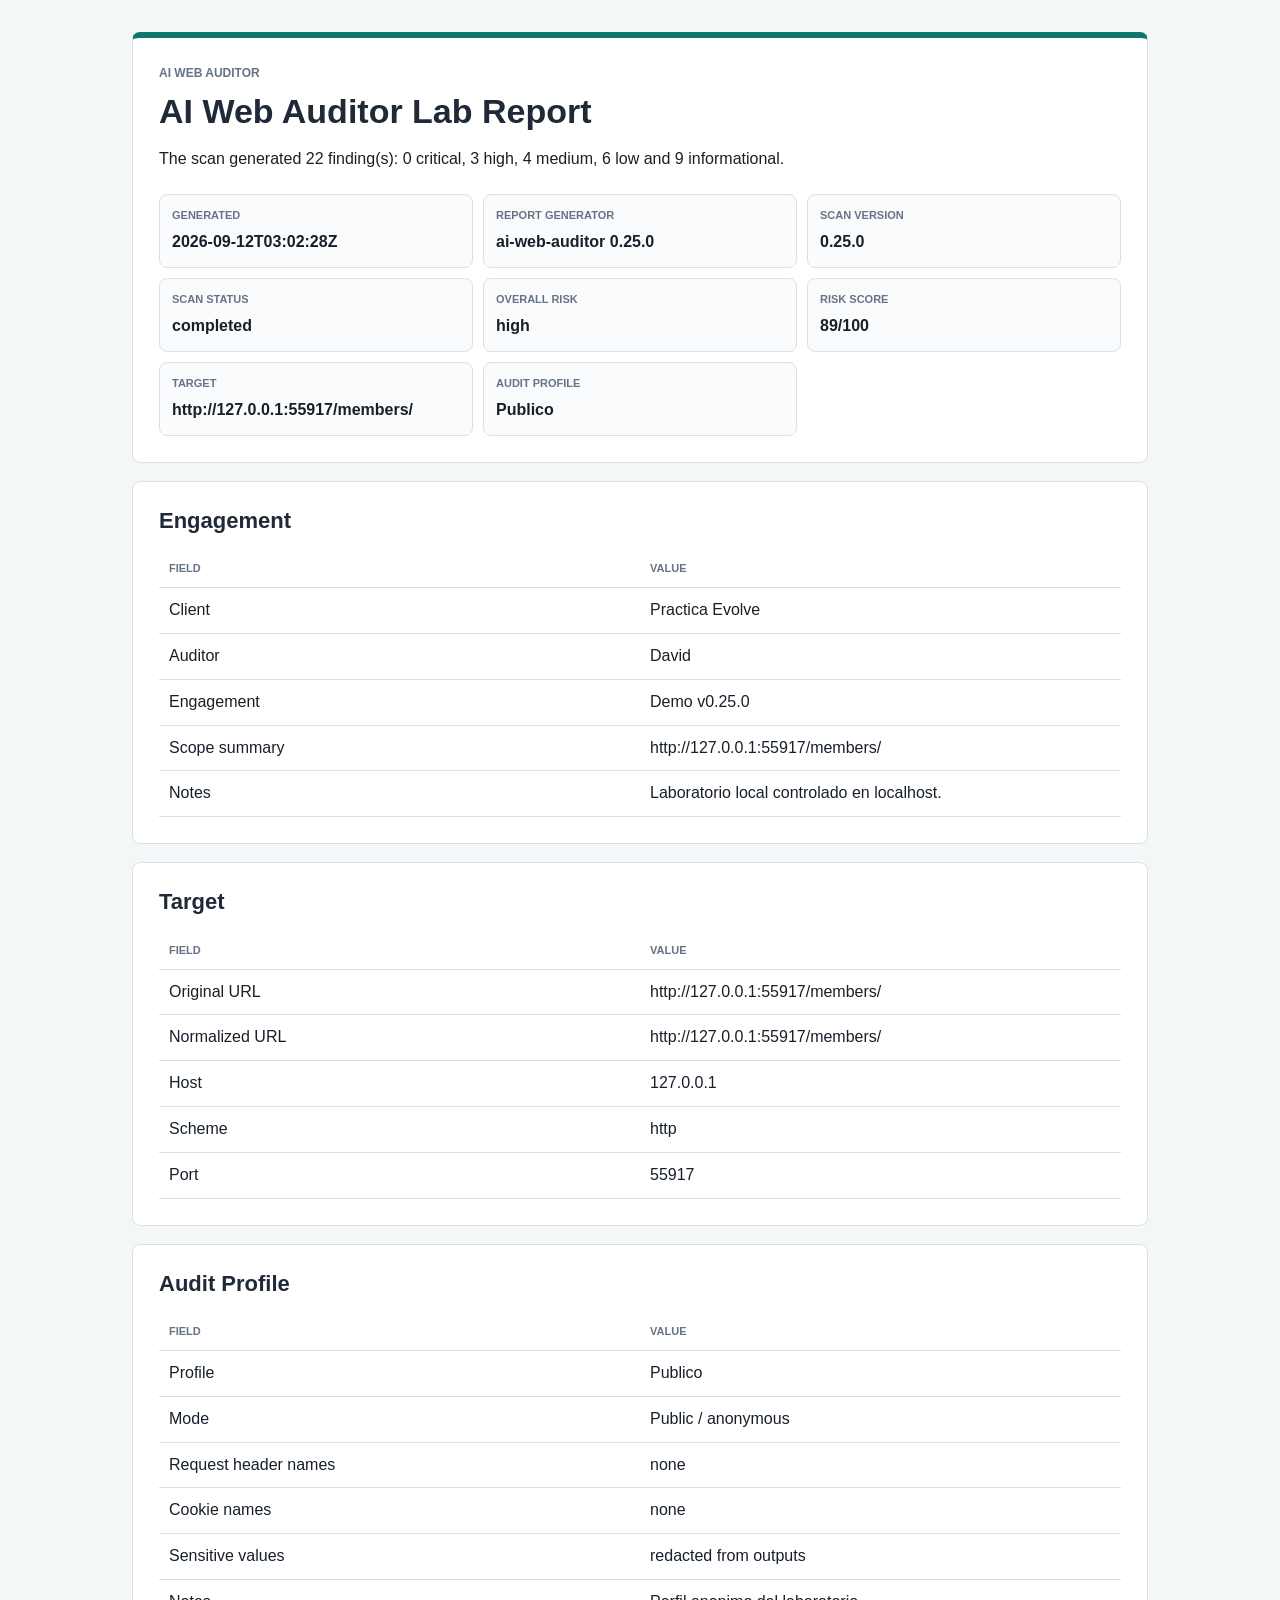
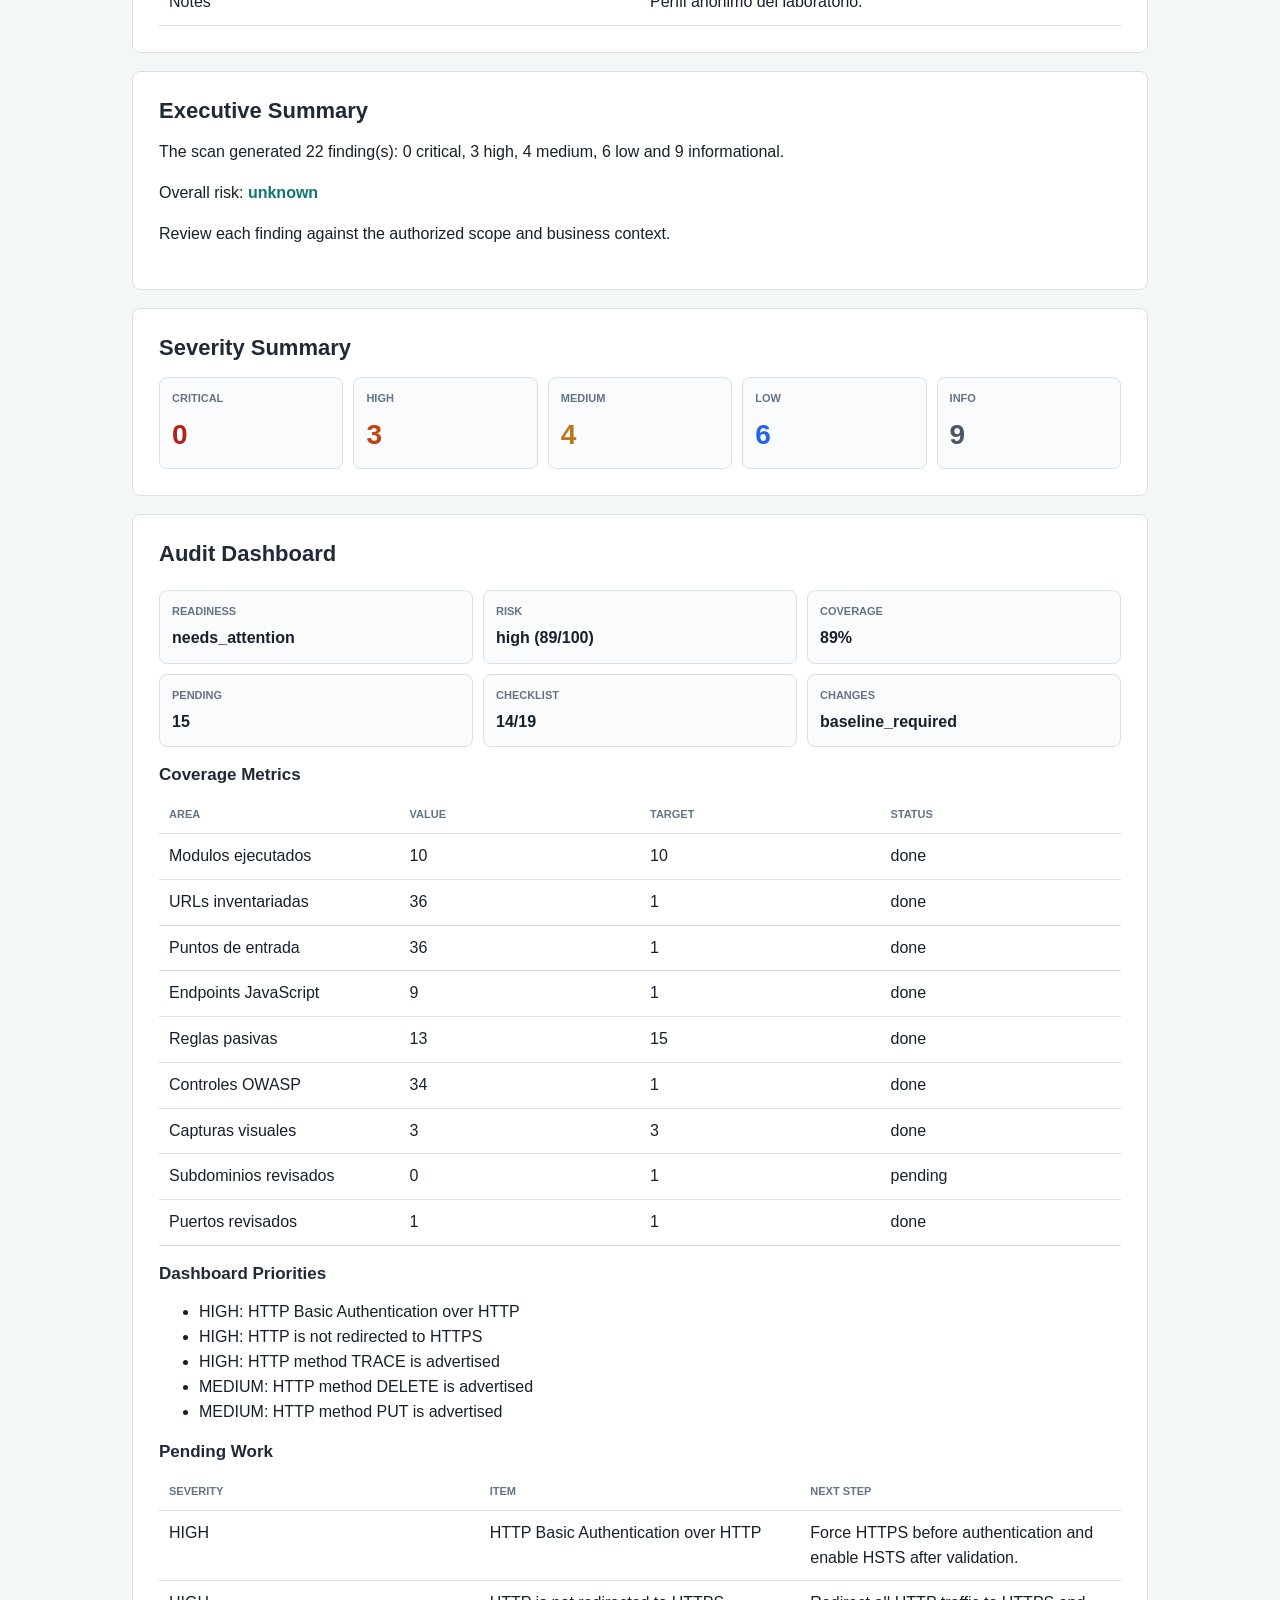
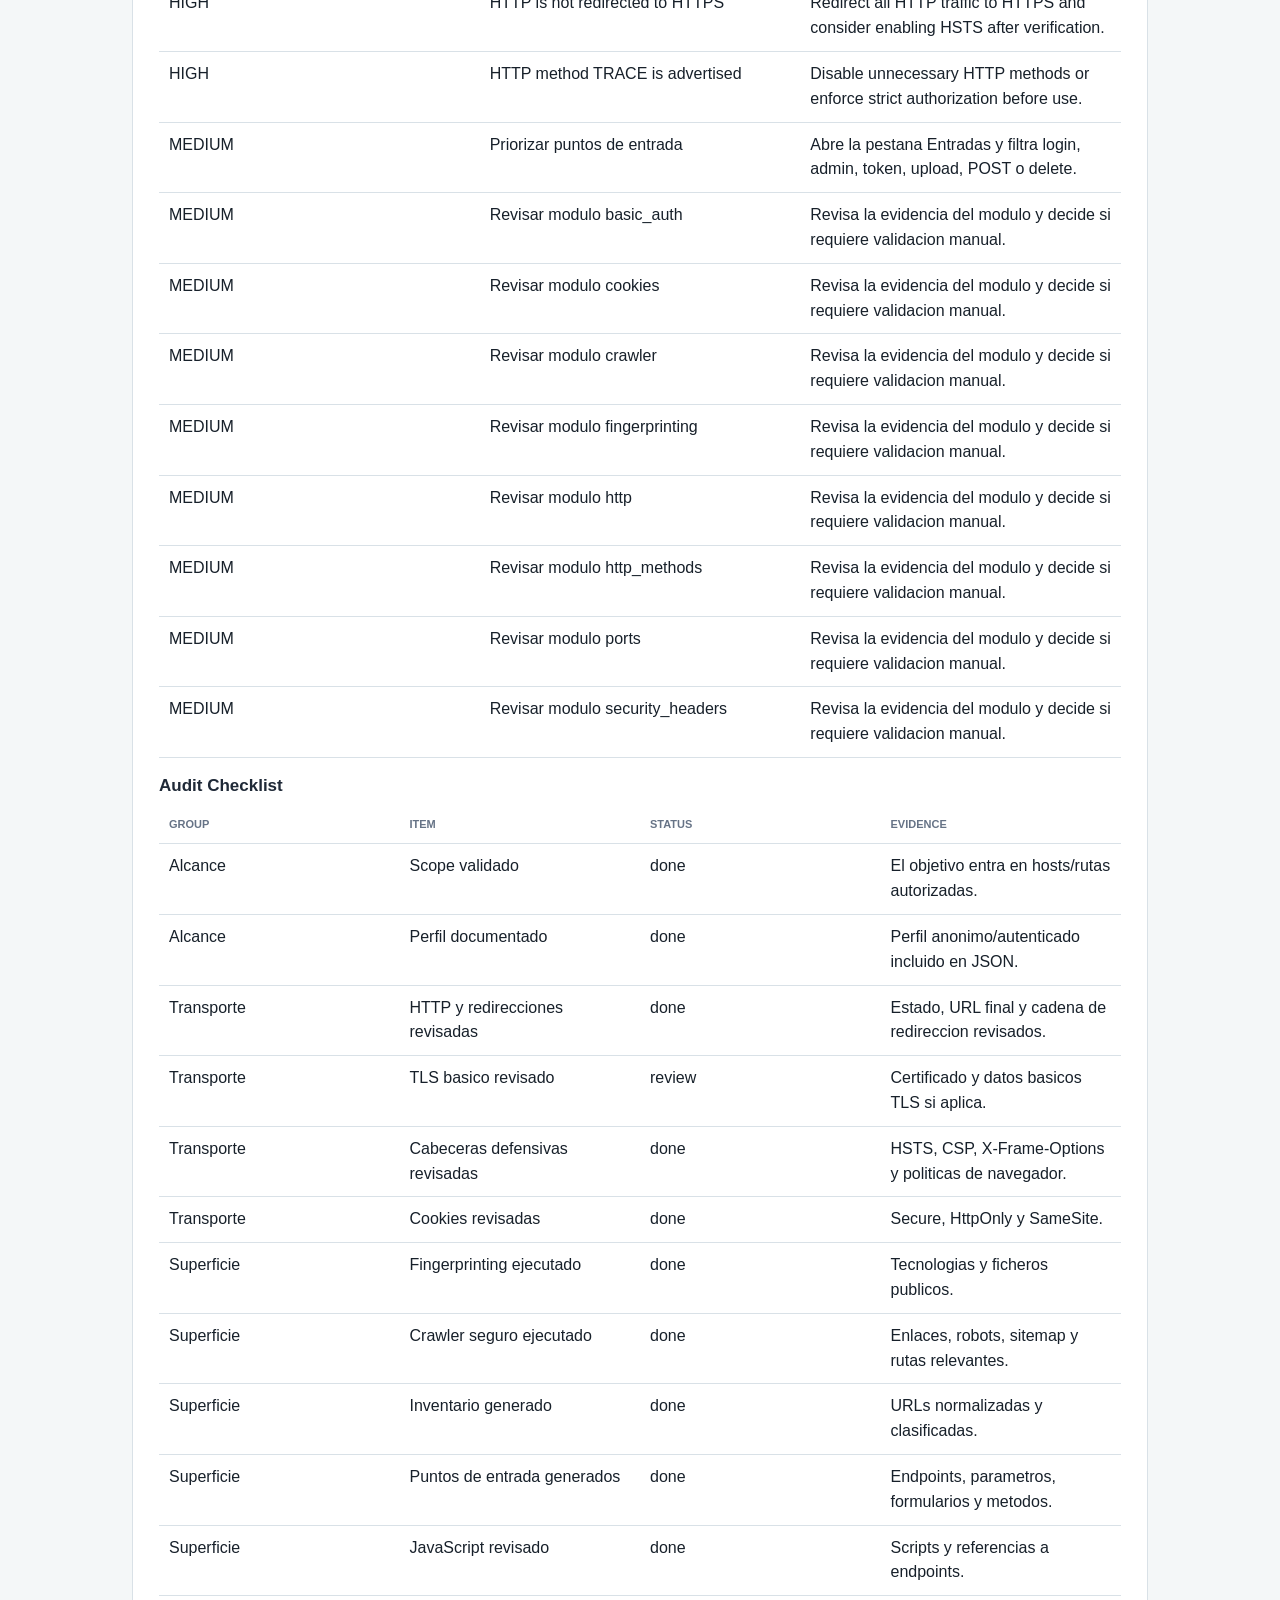
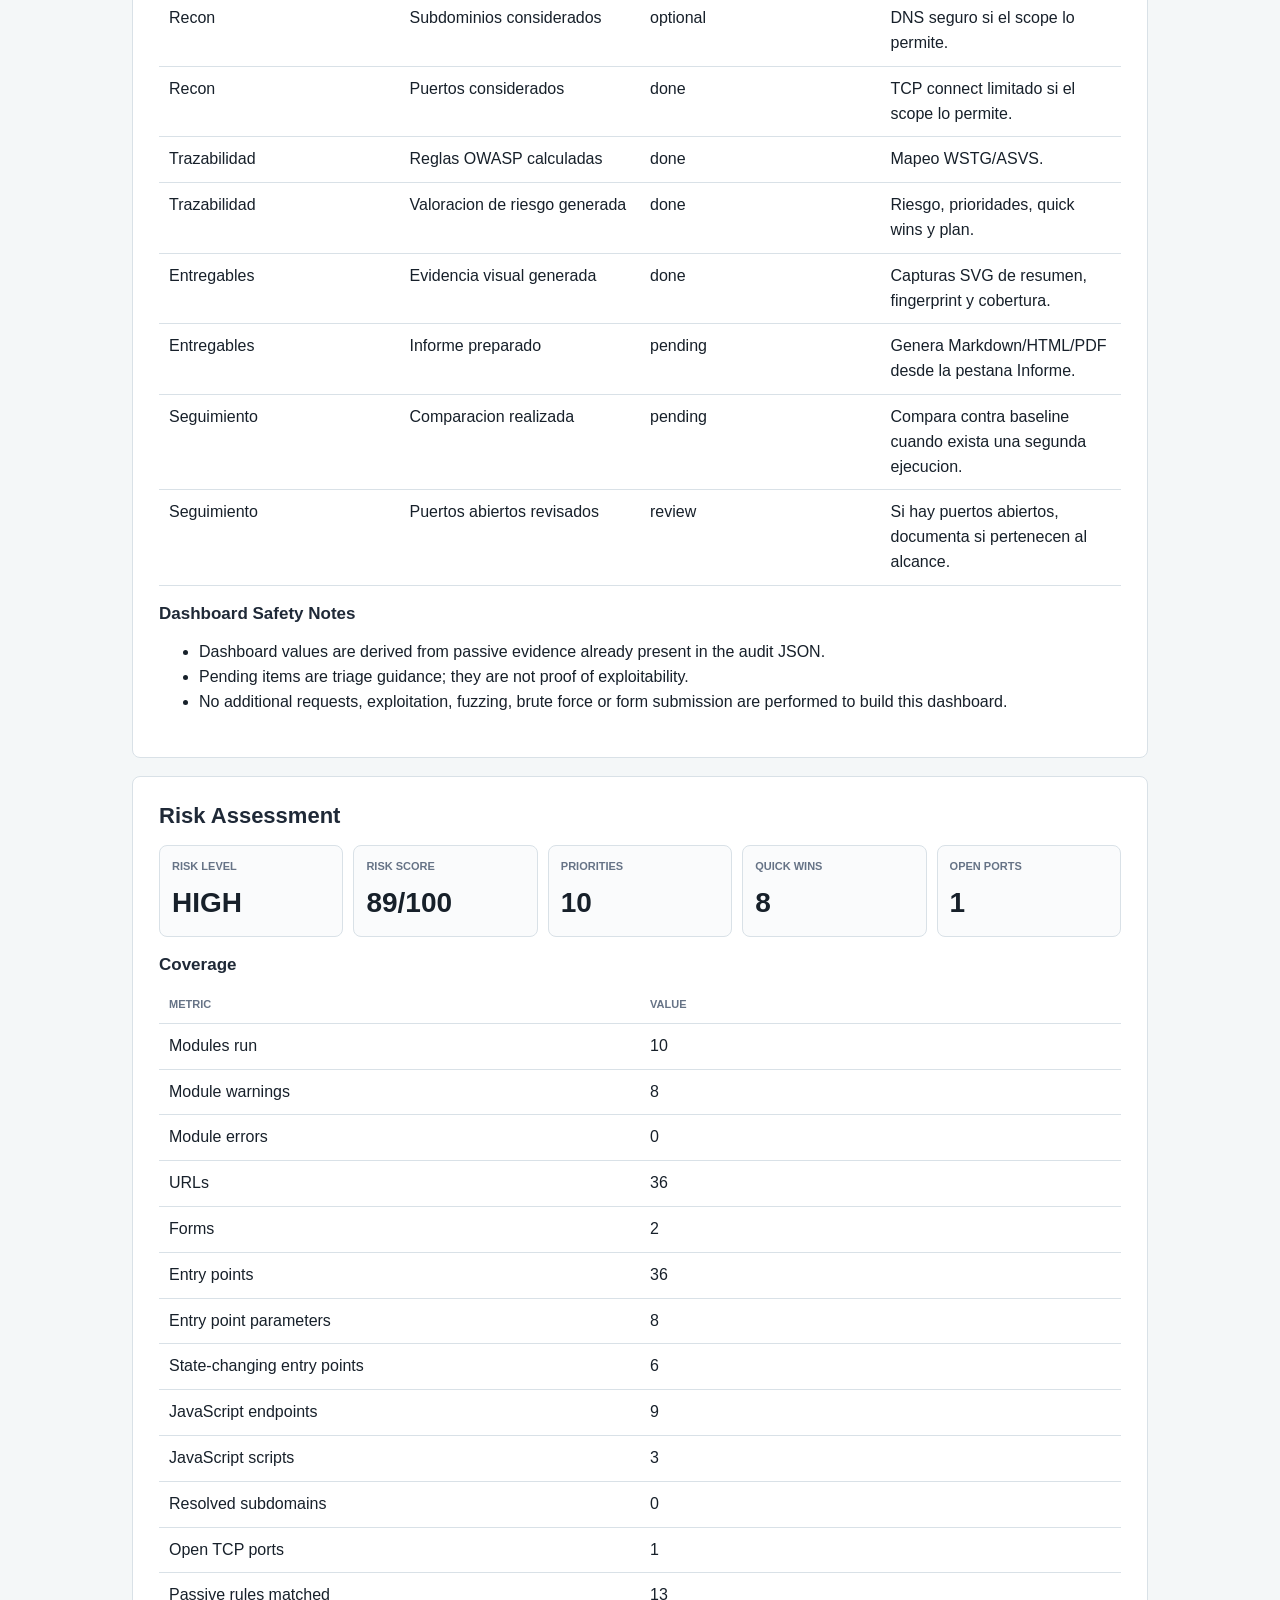
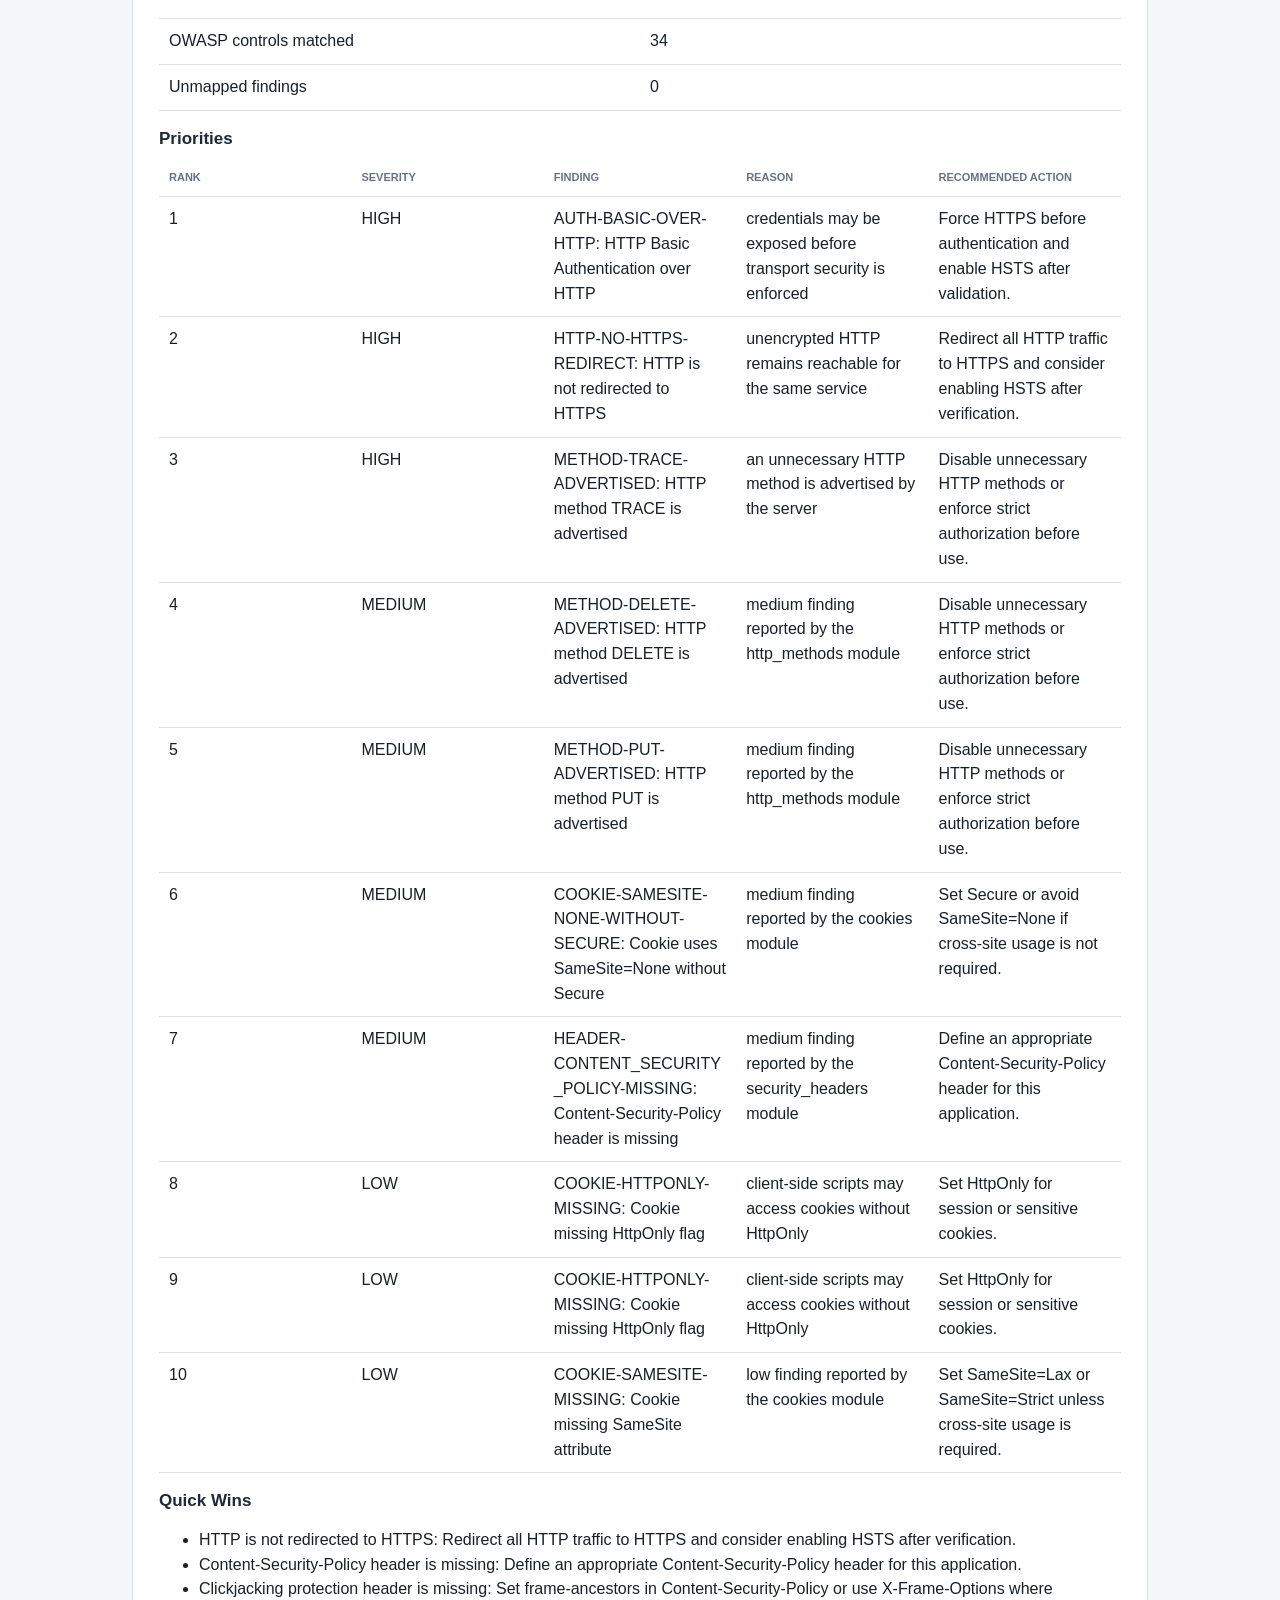
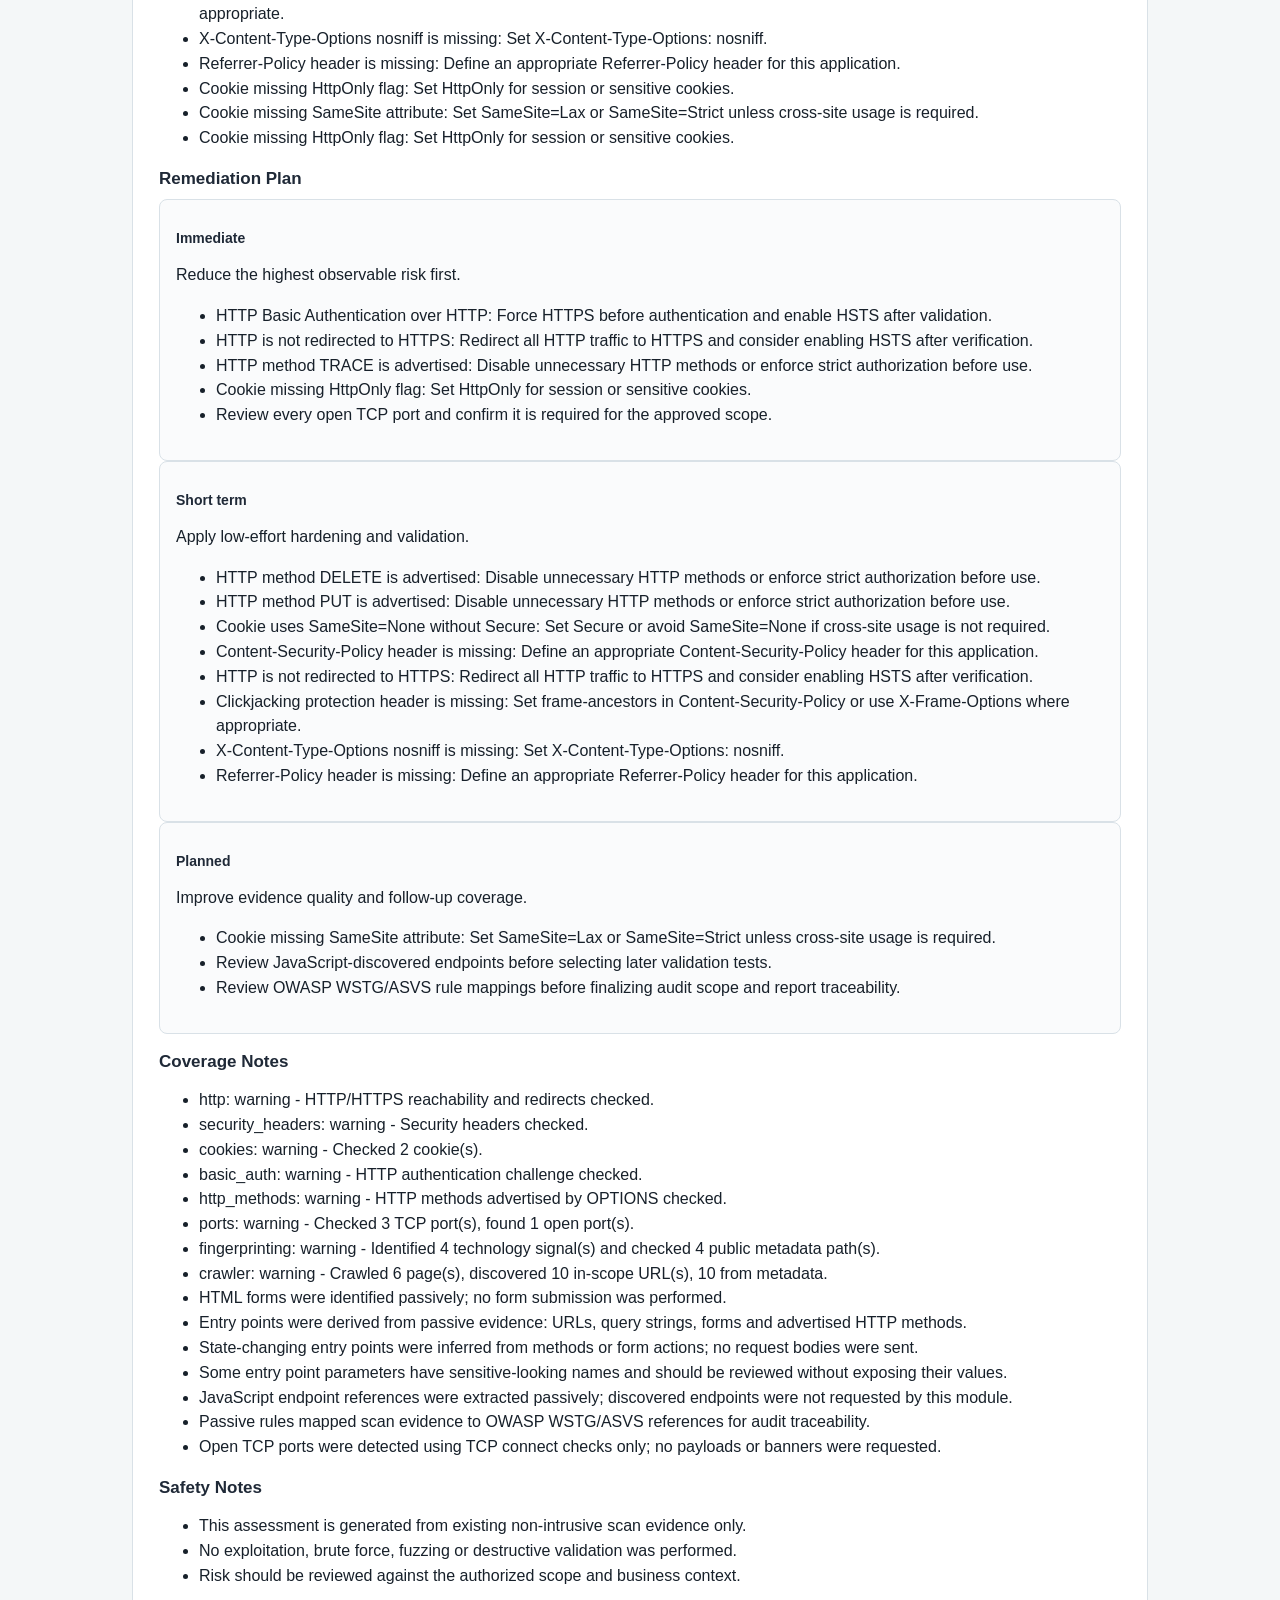
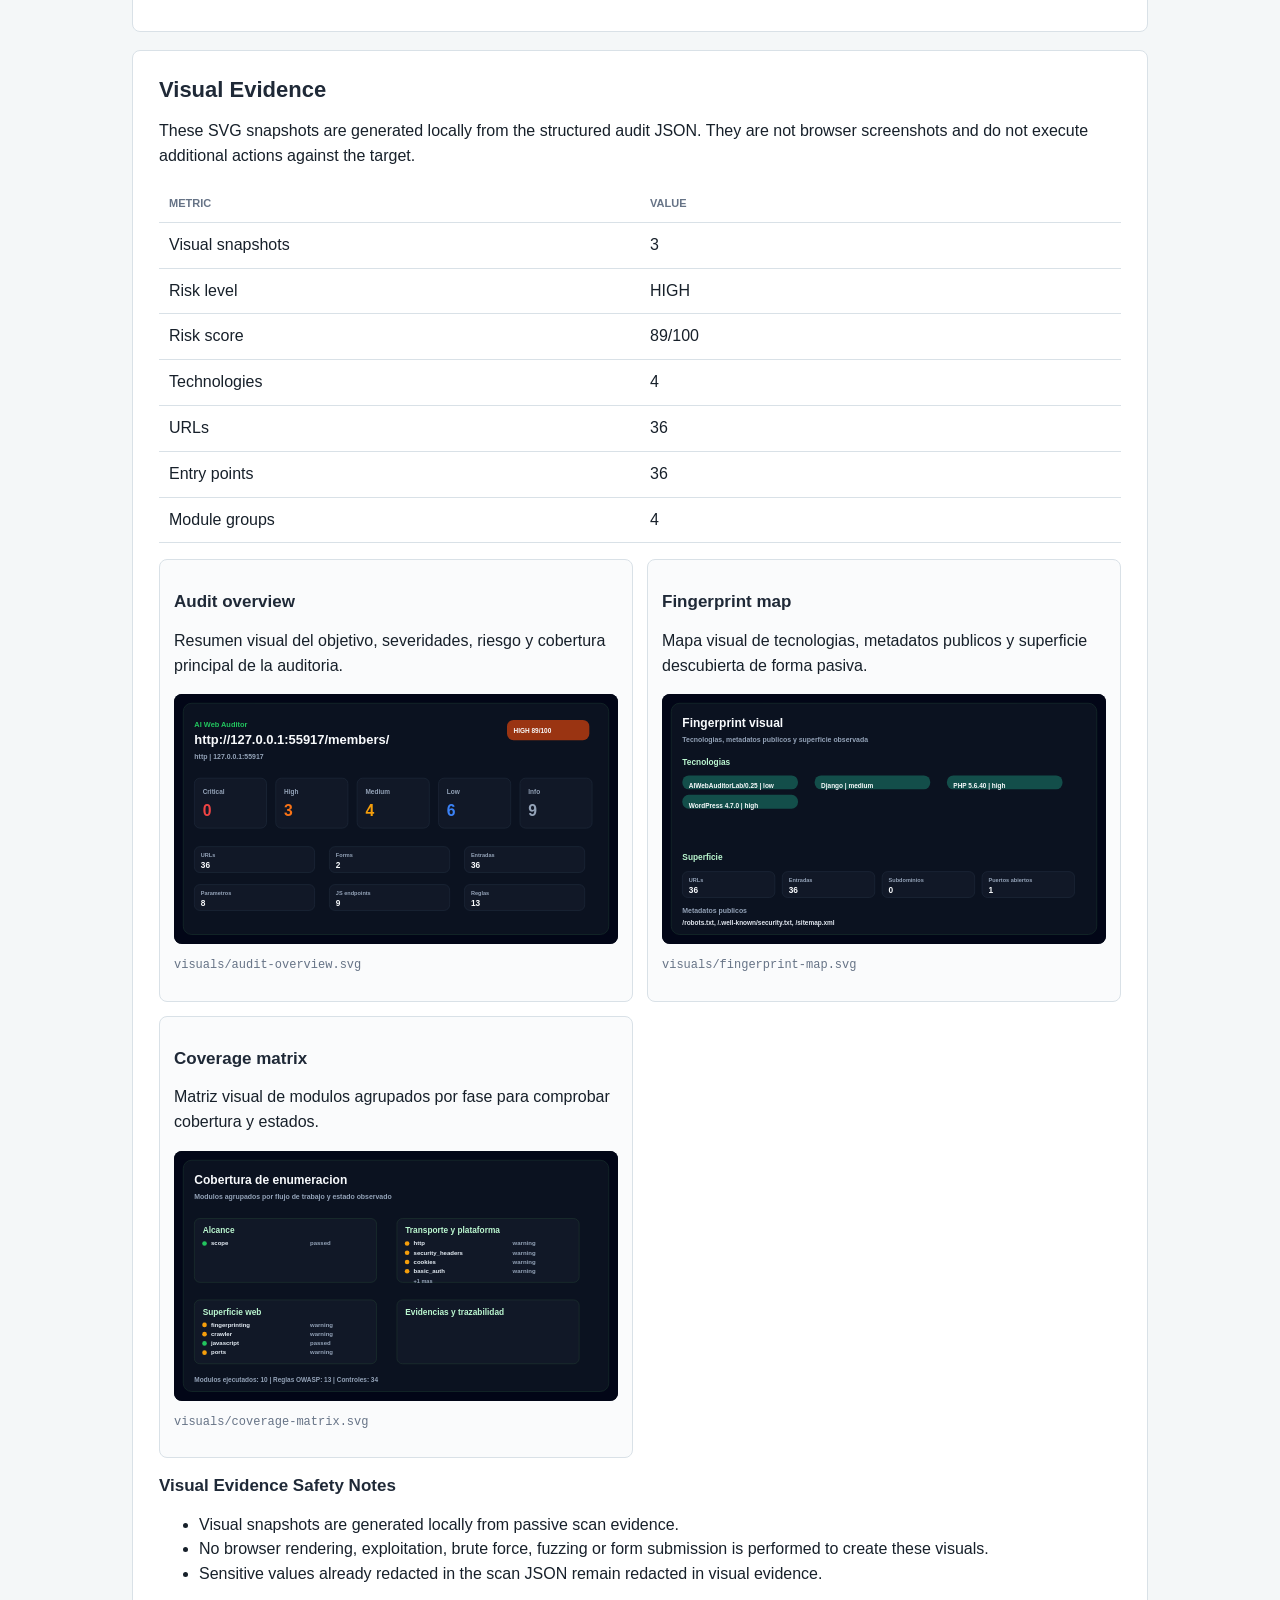
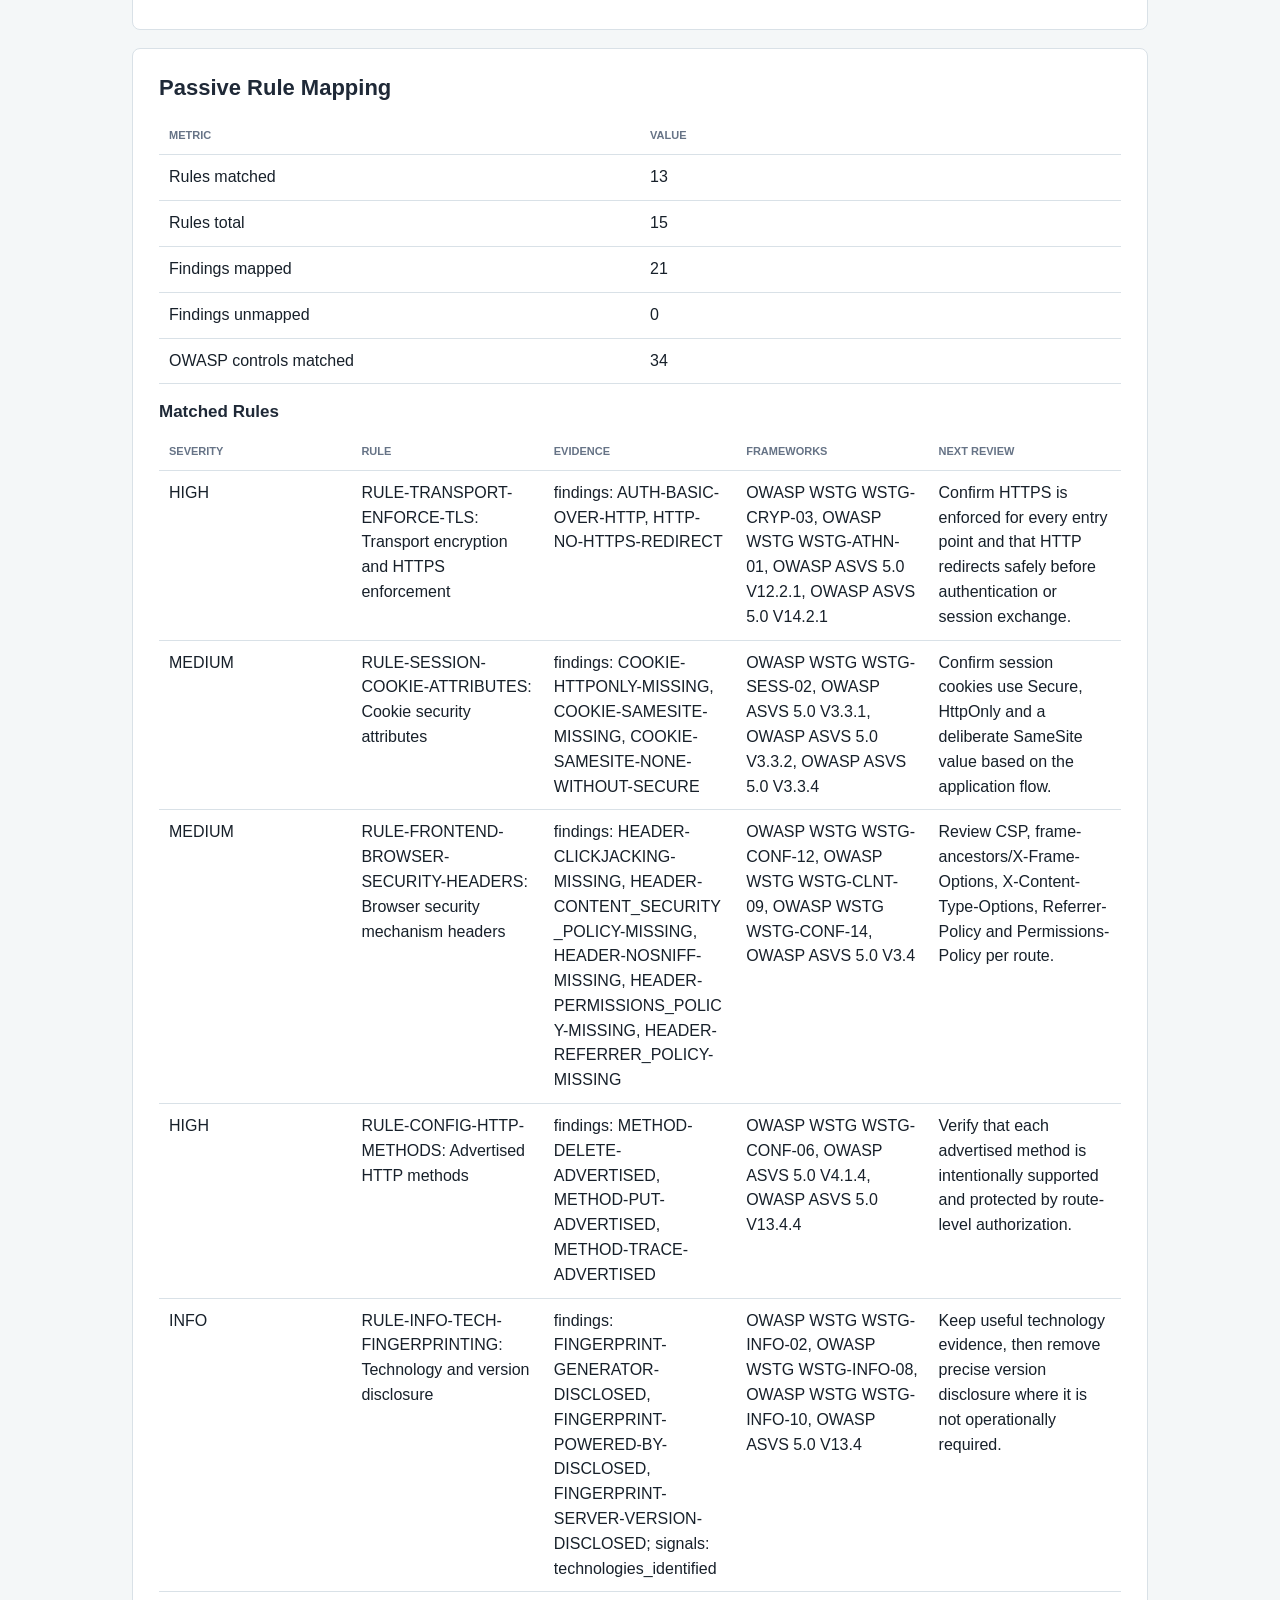
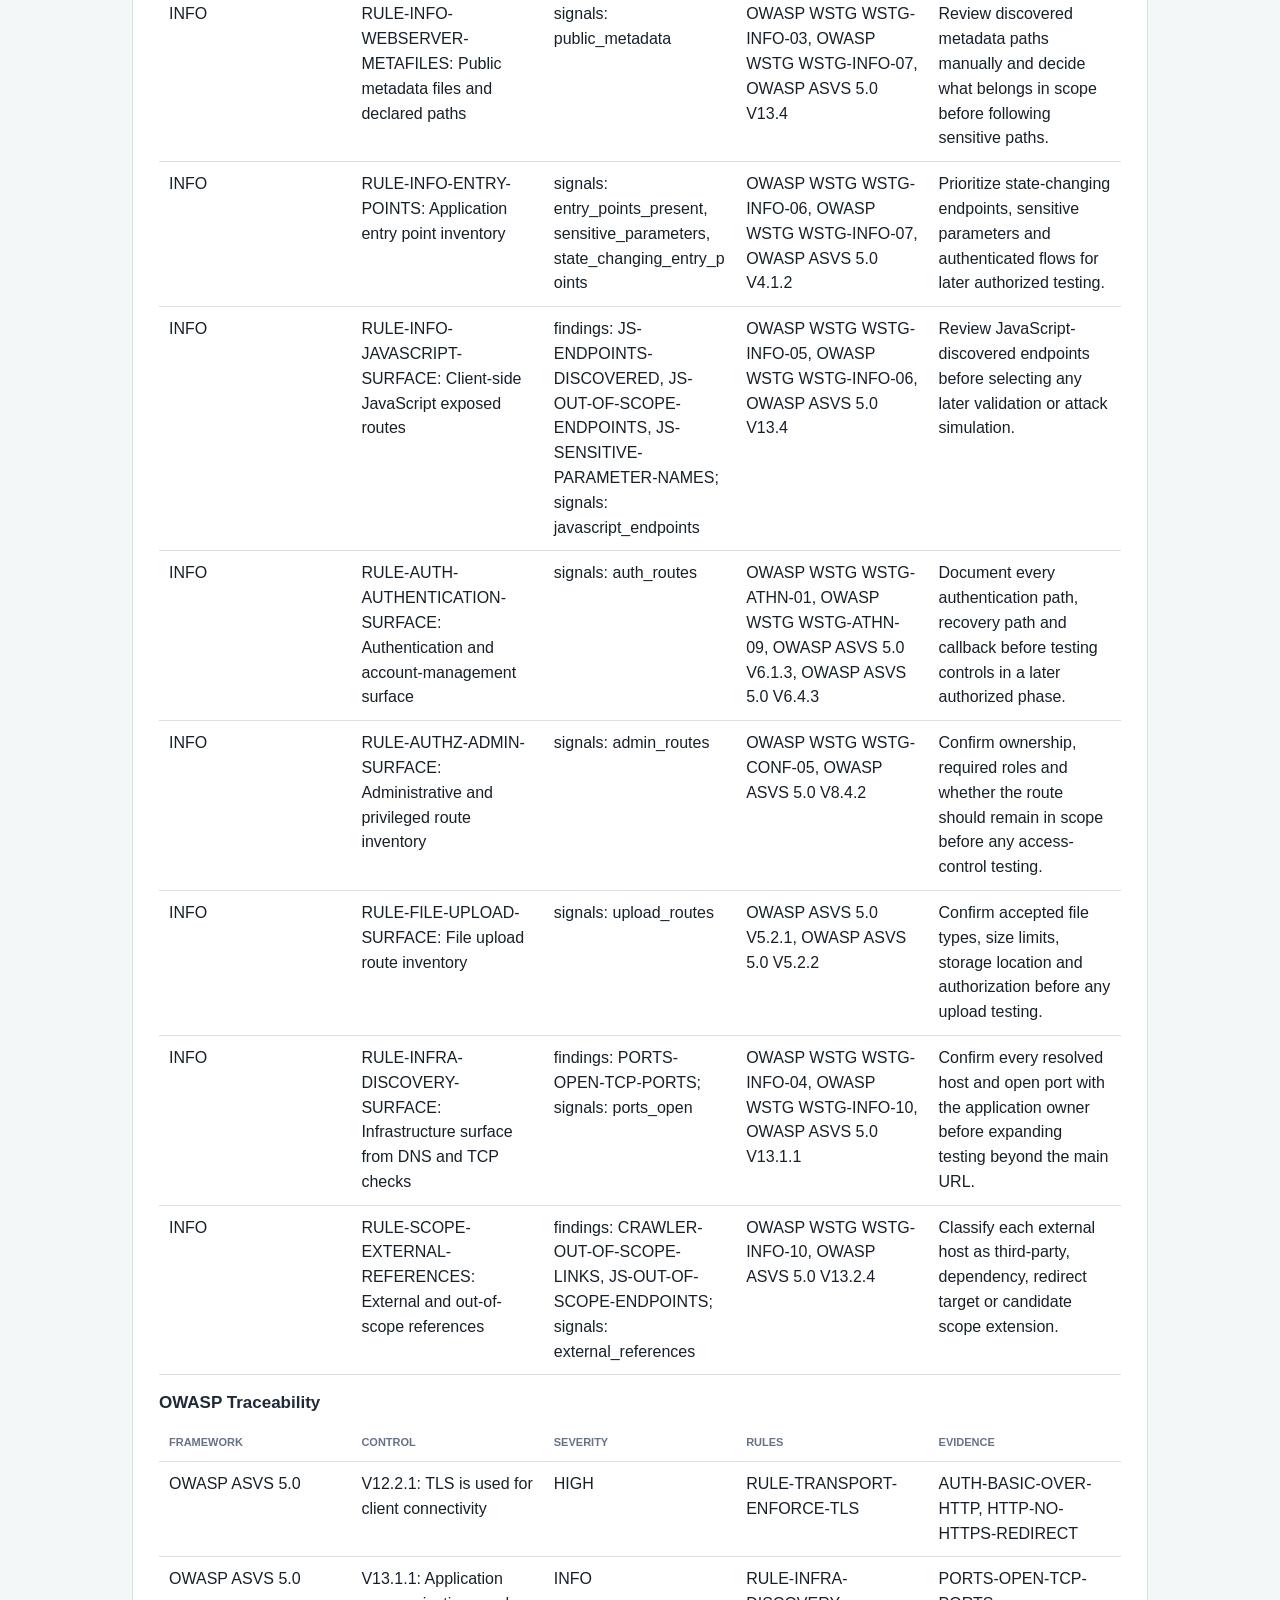
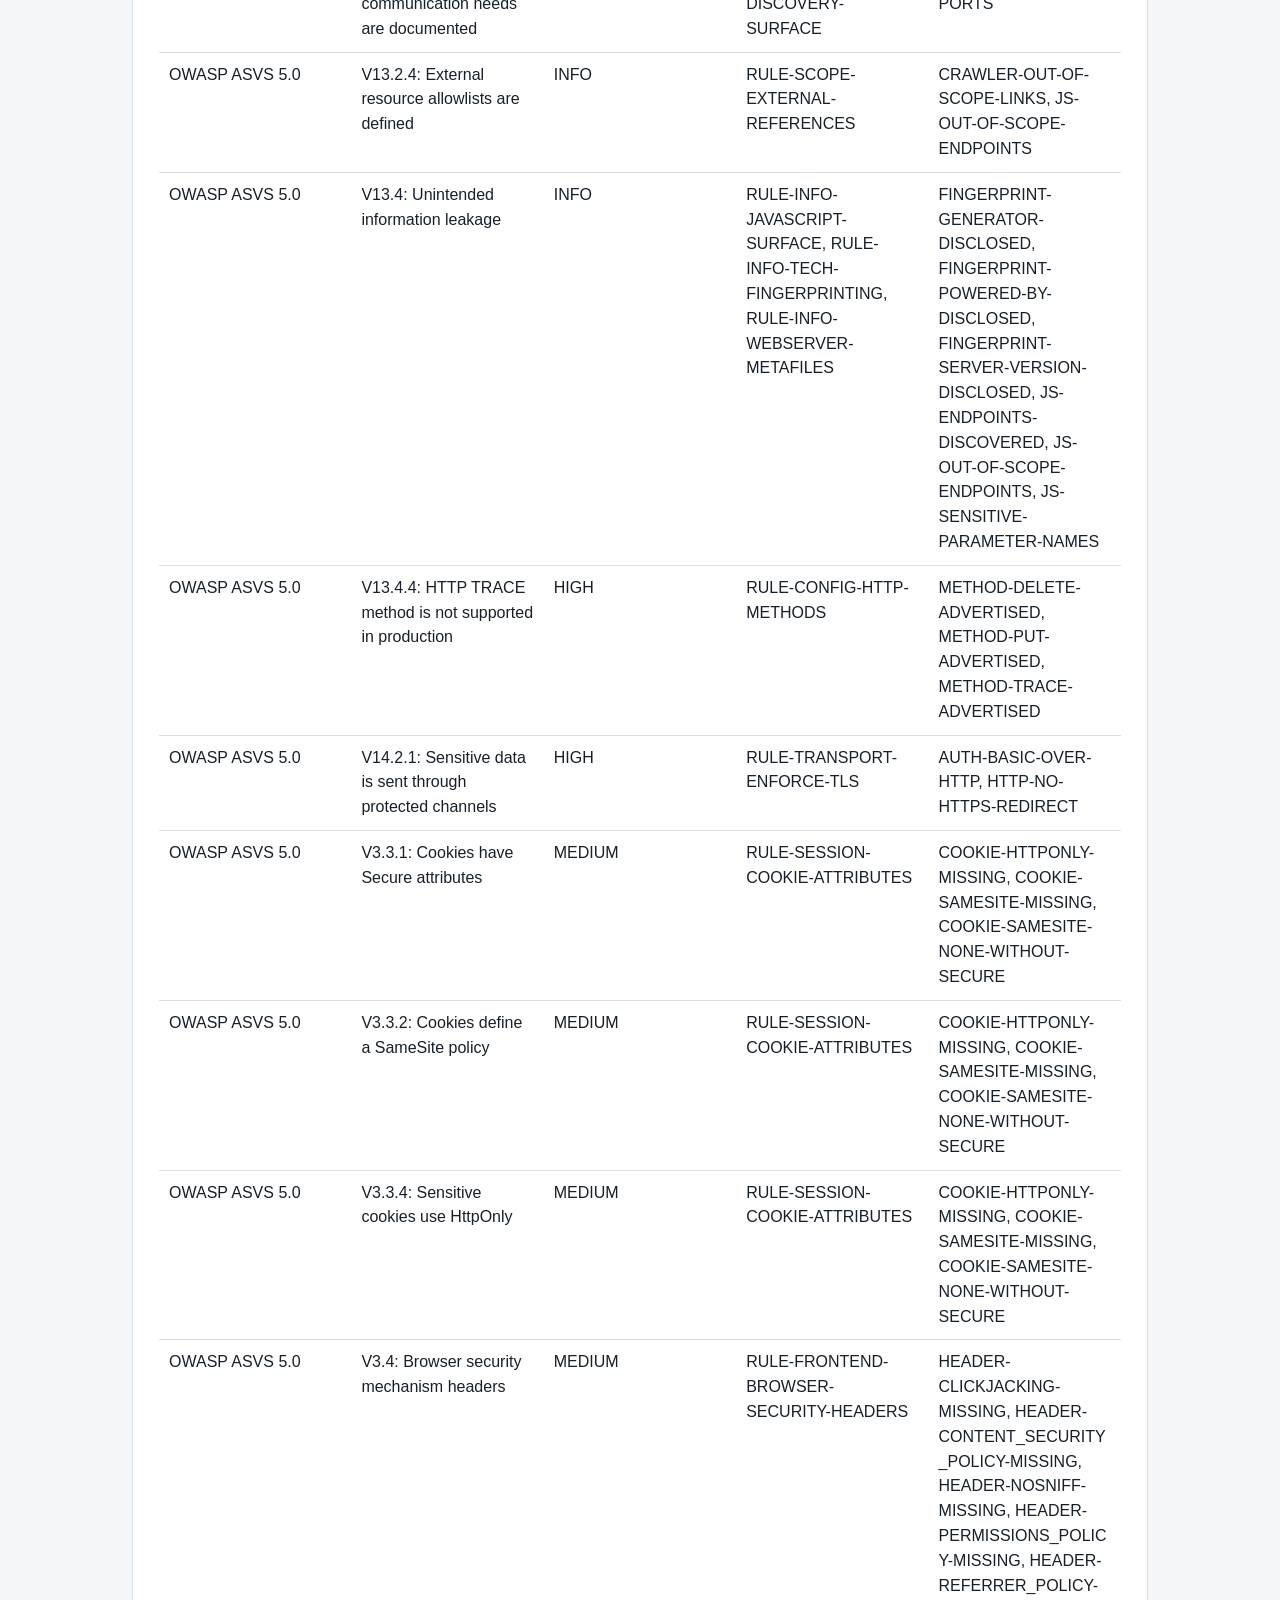
<file: examples/report-example.html>
<!doctype html>
<html lang="es">
<head>
<meta charset="utf-8">
<meta name="viewport" content="width=device-width, initial-scale=1">
<title>AI Web Auditor Lab Report</title>
<style>
:root {
  color-scheme: light;
  --bg: #f4f7f8;
  --panel: #ffffff;
  --line: #d9e1e7;
  --text: #17202a;
  --muted: #667386;
  --brand: #0f766e;
  --ink: #1f2937;
  --critical: #b42318;
  --high: #c2410c;
  --medium: #b7791f;
  --low: #2563eb;
  --info: #4b5563;
}
* { box-sizing: border-box; }
body {
  margin: 0;
  background: var(--bg);
  color: var(--text);
  font-family: Inter, Arial, sans-serif;
  line-height: 1.55;
}
.report {
  max-width: 1080px;
  margin: 0 auto;
  padding: 32px;
}
.cover,
.section {
  background: var(--panel);
  border: 1px solid var(--line);
  border-radius: 8px;
  margin-bottom: 18px;
  padding: 26px;
}
.cover {
  border-top: 6px solid var(--brand);
}
.label {
  margin: 0 0 8px;
  color: var(--muted);
  font-size: 12px;
  font-weight: 800;
  letter-spacing: 0;
  text-transform: uppercase;
}
h1,
h2,
h3,
h4 {
  color: var(--ink);
  letter-spacing: 0;
  line-height: 1.2;
}
h1 { margin: 0 0 14px; font-size: 34px; }
h2 { margin: 0 0 16px; font-size: 22px; }
h3 { margin: 18px 0 10px; font-size: 17px; }
h4 { margin: 14px 0 8px; font-size: 14px; }
.cover-grid,
.severity-grid,
.finding-meta {
  display: grid;
  gap: 10px;
}
.cover-grid {
  grid-template-columns: repeat(3, minmax(0, 1fr));
  margin-top: 22px;
}
.cover-grid div,
.severity-card {
  border: 1px solid var(--line);
  border-radius: 8px;
  padding: 12px;
  background: #fafbfc;
}
.cover-grid span,
.severity-card span,
dt {
  display: block;
  color: var(--muted);
  font-size: 11px;
  font-weight: 800;
  text-transform: uppercase;
}
.cover-grid strong,
.severity-card strong {
  display: block;
  margin-top: 6px;
  overflow-wrap: anywhere;
}
.severity-grid {
  grid-template-columns: repeat(5, minmax(0, 1fr));
}
.severity-card strong {
  font-size: 28px;
}
.severity-card.critical strong { color: var(--critical); }
.severity-card.high strong { color: var(--high); }
.severity-card.medium strong { color: var(--medium); }
.severity-card.low strong { color: var(--low); }
.severity-card.info strong { color: var(--info); }
.visual-grid {
  display: grid;
  grid-template-columns: repeat(2, minmax(0, 1fr));
  gap: 14px;
  margin-top: 16px;
}
.visual-card {
  border: 1px solid var(--line);
  border-radius: 8px;
  padding: 14px;
  background: #fafbfc;
  break-inside: avoid;
}
.visual-card svg {
  display: block;
  width: 100%;
  height: auto;
  margin-top: 10px;
  border-radius: 8px;
  background: #020617;
}
.visual-file {
  color: var(--muted);
  font-family: Consolas, monospace;
  font-size: 12px;
  overflow-wrap: anywhere;
}
table {
  width: 100%;
  border-collapse: collapse;
  table-layout: fixed;
}
th,
td {
  border-bottom: 1px solid var(--line);
  padding: 10px;
  text-align: left;
  vertical-align: top;
  overflow-wrap: anywhere;
}
th {
  color: var(--muted);
  font-size: 11px;
  text-transform: uppercase;
}
.finding-stack {
  display: grid;
  gap: 14px;
}
.finding-card {
  border: 1px solid var(--line);
  border-radius: 8px;
  padding: 16px;
  background: #fafbfc;
  break-inside: avoid;
}
.finding-card h3 {
  margin-top: 10px;
}
.finding-meta {
  grid-template-columns: repeat(2, minmax(0, 1fr));
  margin: 12px 0;
}
.finding-meta div {
  min-width: 0;
}
dd {
  margin: 2px 0 0;
  overflow-wrap: anywhere;
}
.badge {
  display: inline-flex;
  min-height: 24px;
  align-items: center;
  border-radius: 999px;
  color: #ffffff;
  font-size: 11px;
  font-weight: 800;
  padding: 2px 9px;
}
.badge.critical { background: var(--critical); }
.badge.high { background: var(--high); }
.badge.medium { background: var(--medium); }
.badge.low { background: var(--low); }
.badge.info { background: var(--info); }
.risk strong {
  color: var(--brand);
}
.empty {
  color: var(--muted);
  font-weight: 700;
}
@media print {
  body { background: #ffffff; }
  .report { max-width: none; padding: 0; }
  .cover,
  .section {
    border: 0;
    border-radius: 0;
    page-break-inside: avoid;
  }
}
</style>
</head>
<body>
<main class="report">
<section class="cover">
<p class="label">AI Web Auditor</p>
<h1>AI Web Auditor Lab Report</h1>
<p>The scan generated 22 finding(s): 0 critical, 3 high, 4 medium, 6 low and 9 informational.</p>
<div class="cover-grid">
<div><span>Generated</span><strong>2026-09-12T03:02:28Z</strong></div>
<div><span>Report generator</span><strong>ai-web-auditor 0.25.0</strong></div>
<div><span>Scan version</span><strong>0.25.0</strong></div>
<div><span>Scan status</span><strong>completed</strong></div>
<div><span>Overall risk</span><strong>high</strong></div>
<div><span>Risk score</span><strong>89/100</strong></div>
<div><span>Target</span><strong>http://127.0.0.1:55917/members/</strong></div>
<div><span>Audit profile</span><strong>Publico</strong></div>
</div>
</section>
<section class="section">
<h2>Engagement</h2>
<table><thead><tr><th>Field</th><th>Value</th></tr></thead><tbody><tr><td>Client</td><td>Practica Evolve</td></tr><tr><td>Auditor</td><td>David</td></tr><tr><td>Engagement</td><td>Demo v0.25.0</td></tr><tr><td>Scope summary</td><td>http://127.0.0.1:55917/members/</td></tr><tr><td>Notes</td><td>Laboratorio local controlado en localhost.</td></tr></tbody></table>
</section>
<section class="section">
<h2>Target</h2>
<table><thead><tr><th>Field</th><th>Value</th></tr></thead><tbody><tr><td>Original URL</td><td>http://127.0.0.1:55917/members/</td></tr><tr><td>Normalized URL</td><td>http://127.0.0.1:55917/members/</td></tr><tr><td>Host</td><td>127.0.0.1</td></tr><tr><td>Scheme</td><td>http</td></tr><tr><td>Port</td><td>55917</td></tr></tbody></table>
</section>
<section class="section">
<h2>Audit Profile</h2>
<table><thead><tr><th>Field</th><th>Value</th></tr></thead><tbody><tr><td>Profile</td><td>Publico</td></tr><tr><td>Mode</td><td>Public / anonymous</td></tr><tr><td>Request header names</td><td>none</td></tr><tr><td>Cookie names</td><td>none</td></tr><tr><td>Sensitive values</td><td>redacted from outputs</td></tr><tr><td>Notes</td><td>Perfil anonimo del laboratorio.</td></tr></tbody></table>
</section>
<section class="section">
<h2>Executive Summary</h2>
<p>The scan generated 22 finding(s): 0 critical, 3 high, 4 medium, 6 low and 9 informational.</p>
<p class="risk">Overall risk: <strong>unknown</strong></p>
<p>Review each finding against the authorized scope and business context.</p>
</section>
<section class="section">
<h2>Severity Summary</h2>
<div class="severity-grid">
<div class="severity-card critical"><span>CRITICAL</span><strong>0</strong></div>
<div class="severity-card high"><span>HIGH</span><strong>3</strong></div>
<div class="severity-card medium"><span>MEDIUM</span><strong>4</strong></div>
<div class="severity-card low"><span>LOW</span><strong>6</strong></div>
<div class="severity-card info"><span>INFO</span><strong>9</strong></div>
</div>
</section>
<section class="section">
<h2>Audit Dashboard</h2>
<div class="cover-grid">
<div><span>Readiness</span><strong>needs_attention</strong></div>
<div><span>Risk</span><strong>high (89/100)</strong></div>
<div><span>Coverage</span><strong>89%</strong></div>
<div><span>Pending</span><strong>15</strong></div>
<div><span>Checklist</span><strong>14/19</strong></div>
<div><span>Changes</span><strong>baseline_required</strong></div>
</div>
<h3>Coverage Metrics</h3>
<table><thead><tr><th>Area</th><th>Value</th><th>Target</th><th>Status</th></tr></thead><tbody><tr><td>Modulos ejecutados</td><td>10</td><td>10</td><td>done</td></tr><tr><td>URLs inventariadas</td><td>36</td><td>1</td><td>done</td></tr><tr><td>Puntos de entrada</td><td>36</td><td>1</td><td>done</td></tr><tr><td>Endpoints JavaScript</td><td>9</td><td>1</td><td>done</td></tr><tr><td>Reglas pasivas</td><td>13</td><td>15</td><td>done</td></tr><tr><td>Controles OWASP</td><td>34</td><td>1</td><td>done</td></tr><tr><td>Capturas visuales</td><td>3</td><td>3</td><td>done</td></tr><tr><td>Subdominios revisados</td><td>0</td><td>1</td><td>pending</td></tr><tr><td>Puertos revisados</td><td>1</td><td>1</td><td>done</td></tr></tbody></table>
<h3>Dashboard Priorities</h3>
<ul><li>HIGH: HTTP Basic Authentication over HTTP</li><li>HIGH: HTTP is not redirected to HTTPS</li><li>HIGH: HTTP method TRACE is advertised</li><li>MEDIUM: HTTP method DELETE is advertised</li><li>MEDIUM: HTTP method PUT is advertised</li></ul>
<h3>Pending Work</h3>
<table><thead><tr><th>Severity</th><th>Item</th><th>Next step</th></tr></thead><tbody><tr><td>HIGH</td><td>HTTP Basic Authentication over HTTP</td><td>Force HTTPS before authentication and enable HSTS after validation.</td></tr><tr><td>HIGH</td><td>HTTP is not redirected to HTTPS</td><td>Redirect all HTTP traffic to HTTPS and consider enabling HSTS after verification.</td></tr><tr><td>HIGH</td><td>HTTP method TRACE is advertised</td><td>Disable unnecessary HTTP methods or enforce strict authorization before use.</td></tr><tr><td>MEDIUM</td><td>Priorizar puntos de entrada</td><td>Abre la pestana Entradas y filtra login, admin, token, upload, POST o delete.</td></tr><tr><td>MEDIUM</td><td>Revisar modulo basic_auth</td><td>Revisa la evidencia del modulo y decide si requiere validacion manual.</td></tr><tr><td>MEDIUM</td><td>Revisar modulo cookies</td><td>Revisa la evidencia del modulo y decide si requiere validacion manual.</td></tr><tr><td>MEDIUM</td><td>Revisar modulo crawler</td><td>Revisa la evidencia del modulo y decide si requiere validacion manual.</td></tr><tr><td>MEDIUM</td><td>Revisar modulo fingerprinting</td><td>Revisa la evidencia del modulo y decide si requiere validacion manual.</td></tr><tr><td>MEDIUM</td><td>Revisar modulo http</td><td>Revisa la evidencia del modulo y decide si requiere validacion manual.</td></tr><tr><td>MEDIUM</td><td>Revisar modulo http_methods</td><td>Revisa la evidencia del modulo y decide si requiere validacion manual.</td></tr><tr><td>MEDIUM</td><td>Revisar modulo ports</td><td>Revisa la evidencia del modulo y decide si requiere validacion manual.</td></tr><tr><td>MEDIUM</td><td>Revisar modulo security_headers</td><td>Revisa la evidencia del modulo y decide si requiere validacion manual.</td></tr></tbody></table>
<h3>Audit Checklist</h3>
<table><thead><tr><th>Group</th><th>Item</th><th>Status</th><th>Evidence</th></tr></thead><tbody><tr><td>Alcance</td><td>Scope validado</td><td>done</td><td>El objetivo entra en hosts/rutas autorizadas.</td></tr><tr><td>Alcance</td><td>Perfil documentado</td><td>done</td><td>Perfil anonimo/autenticado incluido en JSON.</td></tr><tr><td>Transporte</td><td>HTTP y redirecciones revisadas</td><td>done</td><td>Estado, URL final y cadena de redireccion revisados.</td></tr><tr><td>Transporte</td><td>TLS basico revisado</td><td>review</td><td>Certificado y datos basicos TLS si aplica.</td></tr><tr><td>Transporte</td><td>Cabeceras defensivas revisadas</td><td>done</td><td>HSTS, CSP, X-Frame-Options y politicas de navegador.</td></tr><tr><td>Transporte</td><td>Cookies revisadas</td><td>done</td><td>Secure, HttpOnly y SameSite.</td></tr><tr><td>Superficie</td><td>Fingerprinting ejecutado</td><td>done</td><td>Tecnologias y ficheros publicos.</td></tr><tr><td>Superficie</td><td>Crawler seguro ejecutado</td><td>done</td><td>Enlaces, robots, sitemap y rutas relevantes.</td></tr><tr><td>Superficie</td><td>Inventario generado</td><td>done</td><td>URLs normalizadas y clasificadas.</td></tr><tr><td>Superficie</td><td>Puntos de entrada generados</td><td>done</td><td>Endpoints, parametros, formularios y metodos.</td></tr><tr><td>Superficie</td><td>JavaScript revisado</td><td>done</td><td>Scripts y referencias a endpoints.</td></tr><tr><td>Recon</td><td>Subdominios considerados</td><td>optional</td><td>DNS seguro si el scope lo permite.</td></tr><tr><td>Recon</td><td>Puertos considerados</td><td>done</td><td>TCP connect limitado si el scope lo permite.</td></tr><tr><td>Trazabilidad</td><td>Reglas OWASP calculadas</td><td>done</td><td>Mapeo WSTG/ASVS.</td></tr><tr><td>Trazabilidad</td><td>Valoracion de riesgo generada</td><td>done</td><td>Riesgo, prioridades, quick wins y plan.</td></tr><tr><td>Entregables</td><td>Evidencia visual generada</td><td>done</td><td>Capturas SVG de resumen, fingerprint y cobertura.</td></tr><tr><td>Entregables</td><td>Informe preparado</td><td>pending</td><td>Genera Markdown/HTML/PDF desde la pestana Informe.</td></tr><tr><td>Seguimiento</td><td>Comparacion realizada</td><td>pending</td><td>Compara contra baseline cuando exista una segunda ejecucion.</td></tr><tr><td>Seguimiento</td><td>Puertos abiertos revisados</td><td>review</td><td>Si hay puertos abiertos, documenta si pertenecen al alcance.</td></tr></tbody></table>
<h3>Dashboard Safety Notes</h3>
<ul><li>Dashboard values are derived from passive evidence already present in the audit JSON.</li><li>Pending items are triage guidance; they are not proof of exploitability.</li><li>No additional requests, exploitation, fuzzing, brute force or form submission are performed to build this dashboard.</li></ul>
</section>
<section class="section">
<h2>Risk Assessment</h2>
<div class="severity-grid">
<div class="severity-card"><span>Risk level</span><strong>HIGH</strong></div>
<div class="severity-card"><span>Risk score</span><strong>89/100</strong></div>
<div class="severity-card"><span>Priorities</span><strong>10</strong></div>
<div class="severity-card"><span>Quick wins</span><strong>8</strong></div>
<div class="severity-card"><span>Open ports</span><strong>1</strong></div>
</div>
<h3>Coverage</h3>
<table><thead><tr><th>Metric</th><th>Value</th></tr></thead><tbody><tr><td>Modules run</td><td>10</td></tr><tr><td>Module warnings</td><td>8</td></tr><tr><td>Module errors</td><td>0</td></tr><tr><td>URLs</td><td>36</td></tr><tr><td>Forms</td><td>2</td></tr><tr><td>Entry points</td><td>36</td></tr><tr><td>Entry point parameters</td><td>8</td></tr><tr><td>State-changing entry points</td><td>6</td></tr><tr><td>JavaScript endpoints</td><td>9</td></tr><tr><td>JavaScript scripts</td><td>3</td></tr><tr><td>Resolved subdomains</td><td>0</td></tr><tr><td>Open TCP ports</td><td>1</td></tr><tr><td>Passive rules matched</td><td>13</td></tr><tr><td>OWASP controls matched</td><td>34</td></tr><tr><td>Unmapped findings</td><td>0</td></tr></tbody></table>
<h3>Priorities</h3>
<table><thead><tr><th>Rank</th><th>Severity</th><th>Finding</th><th>Reason</th><th>Recommended action</th></tr></thead><tbody><tr><td>1</td><td>HIGH</td><td>AUTH-BASIC-OVER-HTTP: HTTP Basic Authentication over HTTP</td><td>credentials may be exposed before transport security is enforced</td><td>Force HTTPS before authentication and enable HSTS after validation.</td></tr><tr><td>2</td><td>HIGH</td><td>HTTP-NO-HTTPS-REDIRECT: HTTP is not redirected to HTTPS</td><td>unencrypted HTTP remains reachable for the same service</td><td>Redirect all HTTP traffic to HTTPS and consider enabling HSTS after verification.</td></tr><tr><td>3</td><td>HIGH</td><td>METHOD-TRACE-ADVERTISED: HTTP method TRACE is advertised</td><td>an unnecessary HTTP method is advertised by the server</td><td>Disable unnecessary HTTP methods or enforce strict authorization before use.</td></tr><tr><td>4</td><td>MEDIUM</td><td>METHOD-DELETE-ADVERTISED: HTTP method DELETE is advertised</td><td>medium finding reported by the http_methods module</td><td>Disable unnecessary HTTP methods or enforce strict authorization before use.</td></tr><tr><td>5</td><td>MEDIUM</td><td>METHOD-PUT-ADVERTISED: HTTP method PUT is advertised</td><td>medium finding reported by the http_methods module</td><td>Disable unnecessary HTTP methods or enforce strict authorization before use.</td></tr><tr><td>6</td><td>MEDIUM</td><td>COOKIE-SAMESITE-NONE-WITHOUT-SECURE: Cookie uses SameSite=None without Secure</td><td>medium finding reported by the cookies module</td><td>Set Secure or avoid SameSite=None if cross-site usage is not required.</td></tr><tr><td>7</td><td>MEDIUM</td><td>HEADER-CONTENT_SECURITY_POLICY-MISSING: Content-Security-Policy header is missing</td><td>medium finding reported by the security_headers module</td><td>Define an appropriate Content-Security-Policy header for this application.</td></tr><tr><td>8</td><td>LOW</td><td>COOKIE-HTTPONLY-MISSING: Cookie missing HttpOnly flag</td><td>client-side scripts may access cookies without HttpOnly</td><td>Set HttpOnly for session or sensitive cookies.</td></tr><tr><td>9</td><td>LOW</td><td>COOKIE-HTTPONLY-MISSING: Cookie missing HttpOnly flag</td><td>client-side scripts may access cookies without HttpOnly</td><td>Set HttpOnly for session or sensitive cookies.</td></tr><tr><td>10</td><td>LOW</td><td>COOKIE-SAMESITE-MISSING: Cookie missing SameSite attribute</td><td>low finding reported by the cookies module</td><td>Set SameSite=Lax or SameSite=Strict unless cross-site usage is required.</td></tr></tbody></table>
<h3>Quick Wins</h3>
<ul><li>HTTP is not redirected to HTTPS: Redirect all HTTP traffic to HTTPS and consider enabling HSTS after verification.</li><li>Content-Security-Policy header is missing: Define an appropriate Content-Security-Policy header for this application.</li><li>Clickjacking protection header is missing: Set frame-ancestors in Content-Security-Policy or use X-Frame-Options where appropriate.</li><li>X-Content-Type-Options nosniff is missing: Set X-Content-Type-Options: nosniff.</li><li>Referrer-Policy header is missing: Define an appropriate Referrer-Policy header for this application.</li><li>Cookie missing HttpOnly flag: Set HttpOnly for session or sensitive cookies.</li><li>Cookie missing SameSite attribute: Set SameSite=Lax or SameSite=Strict unless cross-site usage is required.</li><li>Cookie missing HttpOnly flag: Set HttpOnly for session or sensitive cookies.</li></ul>
<h3>Remediation Plan</h3>
<article class="finding-card">
<h4>Immediate</h4>
<p>Reduce the highest observable risk first.</p>
<ul><li>HTTP Basic Authentication over HTTP: Force HTTPS before authentication and enable HSTS after validation.</li><li>HTTP is not redirected to HTTPS: Redirect all HTTP traffic to HTTPS and consider enabling HSTS after verification.</li><li>HTTP method TRACE is advertised: Disable unnecessary HTTP methods or enforce strict authorization before use.</li><li>Cookie missing HttpOnly flag: Set HttpOnly for session or sensitive cookies.</li><li>Review every open TCP port and confirm it is required for the approved scope.</li></ul>
</article>
<article class="finding-card">
<h4>Short term</h4>
<p>Apply low-effort hardening and validation.</p>
<ul><li>HTTP method DELETE is advertised: Disable unnecessary HTTP methods or enforce strict authorization before use.</li><li>HTTP method PUT is advertised: Disable unnecessary HTTP methods or enforce strict authorization before use.</li><li>Cookie uses SameSite=None without Secure: Set Secure or avoid SameSite=None if cross-site usage is not required.</li><li>Content-Security-Policy header is missing: Define an appropriate Content-Security-Policy header for this application.</li><li>HTTP is not redirected to HTTPS: Redirect all HTTP traffic to HTTPS and consider enabling HSTS after verification.</li><li>Clickjacking protection header is missing: Set frame-ancestors in Content-Security-Policy or use X-Frame-Options where appropriate.</li><li>X-Content-Type-Options nosniff is missing: Set X-Content-Type-Options: nosniff.</li><li>Referrer-Policy header is missing: Define an appropriate Referrer-Policy header for this application.</li></ul>
</article>
<article class="finding-card">
<h4>Planned</h4>
<p>Improve evidence quality and follow-up coverage.</p>
<ul><li>Cookie missing SameSite attribute: Set SameSite=Lax or SameSite=Strict unless cross-site usage is required.</li><li>Review JavaScript-discovered endpoints before selecting later validation tests.</li><li>Review OWASP WSTG/ASVS rule mappings before finalizing audit scope and report traceability.</li></ul>
</article>
<h3>Coverage Notes</h3>
<ul><li>http: warning - HTTP/HTTPS reachability and redirects checked.</li><li>security_headers: warning - Security headers checked.</li><li>cookies: warning - Checked 2 cookie(s).</li><li>basic_auth: warning - HTTP authentication challenge checked.</li><li>http_methods: warning - HTTP methods advertised by OPTIONS checked.</li><li>ports: warning - Checked 3 TCP port(s), found 1 open port(s).</li><li>fingerprinting: warning - Identified 4 technology signal(s) and checked 4 public metadata path(s).</li><li>crawler: warning - Crawled 6 page(s), discovered 10 in-scope URL(s), 10 from metadata.</li><li>HTML forms were identified passively; no form submission was performed.</li><li>Entry points were derived from passive evidence: URLs, query strings, forms and advertised HTTP methods.</li><li>State-changing entry points were inferred from methods or form actions; no request bodies were sent.</li><li>Some entry point parameters have sensitive-looking names and should be reviewed without exposing their values.</li><li>JavaScript endpoint references were extracted passively; discovered endpoints were not requested by this module.</li><li>Passive rules mapped scan evidence to OWASP WSTG/ASVS references for audit traceability.</li><li>Open TCP ports were detected using TCP connect checks only; no payloads or banners were requested.</li></ul>
<h3>Safety Notes</h3>
<ul><li>This assessment is generated from existing non-intrusive scan evidence only.</li><li>No exploitation, brute force, fuzzing or destructive validation was performed.</li><li>Risk should be reviewed against the authorized scope and business context.</li></ul>
</section>
<section class="section">
<h2>Visual Evidence</h2>
<p>These SVG snapshots are generated locally from the structured audit JSON. They are not browser screenshots and do not execute additional actions against the target.</p>
<table><thead><tr><th>Metric</th><th>Value</th></tr></thead><tbody><tr><td>Visual snapshots</td><td>3</td></tr><tr><td>Risk level</td><td>HIGH</td></tr><tr><td>Risk score</td><td>89/100</td></tr><tr><td>Technologies</td><td>4</td></tr><tr><td>URLs</td><td>36</td></tr><tr><td>Entry points</td><td>36</td></tr><tr><td>Module groups</td><td>4</td></tr></tbody></table>
<div class="visual-grid">
<article class="visual-card">
<h3>Audit overview</h3>
<p>Resumen visual del objetivo, severidades, riesgo y cobertura principal de la auditoria.</p>
<svg xmlns="http://www.w3.org/2000/svg" width="960" height="540" viewBox="0 0 960 540" role="img" aria-label="Audit overview">
<rect width="960" height="540" fill="#020617"/>
<rect x="20" y="20" width="920" height="500" rx="18" fill="#0b1220" stroke="#1f3d34"/>
<text x="44" y="72" fill="#22c55e" font-family="Inter, Segoe UI, Arial, sans-serif" font-size="16" font-weight="800">AI Web Auditor</text>
<text x="44" y="108" fill="#f8fafc" font-family="Inter, Segoe UI, Arial, sans-serif" font-size="28" font-weight="800">http://127.0.0.1:55917/members/</text>
<text x="44" y="140" fill="#94a3b8" font-family="Inter, Segoe UI, Arial, sans-serif" font-size="15" font-weight="600">http | 127.0.0.1:55917</text>
<rect x="720" y="56" width="178" height="44" rx="14" fill="#9a3412"/><text x="734" y="84" fill="#f8fafc" font-family="Inter, Segoe UI, Arial, sans-serif" font-size="14" font-weight="800">HIGH 89/100</text>
<rect x="44" y="182" width="156" height="108" rx="12" fill="#111827" stroke="#263244"/>
<text x="62" y="216" fill="#94a3b8" font-family="Inter, Segoe UI, Arial, sans-serif" font-size="14" font-weight="700">Critical</text>
<text x="62" y="264" fill="#ef4444" font-family="Inter, Segoe UI, Arial, sans-serif" font-size="34" font-weight="900">0</text>
<rect x="220" y="182" width="156" height="108" rx="12" fill="#111827" stroke="#263244"/>
<text x="238" y="216" fill="#94a3b8" font-family="Inter, Segoe UI, Arial, sans-serif" font-size="14" font-weight="700">High</text>
<text x="238" y="264" fill="#f97316" font-family="Inter, Segoe UI, Arial, sans-serif" font-size="34" font-weight="900">3</text>
<rect x="396" y="182" width="156" height="108" rx="12" fill="#111827" stroke="#263244"/>
<text x="414" y="216" fill="#94a3b8" font-family="Inter, Segoe UI, Arial, sans-serif" font-size="14" font-weight="700">Medium</text>
<text x="414" y="264" fill="#f59e0b" font-family="Inter, Segoe UI, Arial, sans-serif" font-size="34" font-weight="900">4</text>
<rect x="572" y="182" width="156" height="108" rx="12" fill="#111827" stroke="#263244"/>
<text x="590" y="216" fill="#94a3b8" font-family="Inter, Segoe UI, Arial, sans-serif" font-size="14" font-weight="700">Low</text>
<text x="590" y="264" fill="#3b82f6" font-family="Inter, Segoe UI, Arial, sans-serif" font-size="34" font-weight="900">6</text>
<rect x="748" y="182" width="156" height="108" rx="12" fill="#111827" stroke="#263244"/>
<text x="766" y="216" fill="#94a3b8" font-family="Inter, Segoe UI, Arial, sans-serif" font-size="14" font-weight="700">Info</text>
<text x="766" y="264" fill="#94a3b8" font-family="Inter, Segoe UI, Arial, sans-serif" font-size="34" font-weight="900">9</text>
<rect x="44" y="330" width="260" height="56" rx="12" fill="#111827" stroke="#263244"/>
<text x="58" y="353" fill="#94a3b8" font-family="Inter, Segoe UI, Arial, sans-serif" font-size="12" font-weight="700">URLs</text>
<text x="58" y="376" fill="#f8fafc" font-family="Inter, Segoe UI, Arial, sans-serif" font-size="18" font-weight="800">36</text>
<rect x="336" y="330" width="260" height="56" rx="12" fill="#111827" stroke="#263244"/>
<text x="350" y="353" fill="#94a3b8" font-family="Inter, Segoe UI, Arial, sans-serif" font-size="12" font-weight="700">Forms</text>
<text x="350" y="376" fill="#f8fafc" font-family="Inter, Segoe UI, Arial, sans-serif" font-size="18" font-weight="800">2</text>
<rect x="628" y="330" width="260" height="56" rx="12" fill="#111827" stroke="#263244"/>
<text x="642" y="353" fill="#94a3b8" font-family="Inter, Segoe UI, Arial, sans-serif" font-size="12" font-weight="700">Entradas</text>
<text x="642" y="376" fill="#f8fafc" font-family="Inter, Segoe UI, Arial, sans-serif" font-size="18" font-weight="800">36</text>
<rect x="44" y="412" width="260" height="56" rx="12" fill="#111827" stroke="#263244"/>
<text x="58" y="435" fill="#94a3b8" font-family="Inter, Segoe UI, Arial, sans-serif" font-size="12" font-weight="700">Parametros</text>
<text x="58" y="458" fill="#f8fafc" font-family="Inter, Segoe UI, Arial, sans-serif" font-size="18" font-weight="800">8</text>
<rect x="336" y="412" width="260" height="56" rx="12" fill="#111827" stroke="#263244"/>
<text x="350" y="435" fill="#94a3b8" font-family="Inter, Segoe UI, Arial, sans-serif" font-size="12" font-weight="700">JS endpoints</text>
<text x="350" y="458" fill="#f8fafc" font-family="Inter, Segoe UI, Arial, sans-serif" font-size="18" font-weight="800">9</text>
<rect x="628" y="412" width="260" height="56" rx="12" fill="#111827" stroke="#263244"/>
<text x="642" y="435" fill="#94a3b8" font-family="Inter, Segoe UI, Arial, sans-serif" font-size="12" font-weight="700">Reglas</text>
<text x="642" y="458" fill="#f8fafc" font-family="Inter, Segoe UI, Arial, sans-serif" font-size="18" font-weight="800">13</text>
</svg>
<p class="visual-file">visuals/audit-overview.svg</p>
</article>
<article class="visual-card">
<h3>Fingerprint map</h3>
<p>Mapa visual de tecnologias, metadatos publicos y superficie descubierta de forma pasiva.</p>
<svg xmlns="http://www.w3.org/2000/svg" width="960" height="540" viewBox="0 0 960 540" role="img" aria-label="Fingerprint map">
<rect width="960" height="540" fill="#020617"/>
<rect x="20" y="20" width="920" height="500" rx="18" fill="#0b1220" stroke="#1f3d34"/>
<text x="44" y="72" fill="#f8fafc" font-family="Inter, Segoe UI, Arial, sans-serif" font-size="26" font-weight="800">Fingerprint visual</text>
<text x="44" y="104" fill="#94a3b8" font-family="Inter, Segoe UI, Arial, sans-serif" font-size="15" font-weight="600">Tecnologias, metadatos publicos y superficie observada</text>
<text x="44" y="154" fill="#bbf7d0" font-family="Inter, Segoe UI, Arial, sans-serif" font-size="18" font-weight="800">Tecnologias</text>
<rect x="44" y="176" width="250" height="30" rx="14" fill="#134e4a"/><text x="58" y="204" fill="#f8fafc" font-family="Inter, Segoe UI, Arial, sans-serif" font-size="14" font-weight="800">AIWebAuditorLab/0.25 | low</text>
<rect x="330" y="176" width="250" height="30" rx="14" fill="#134e4a"/><text x="344" y="204" fill="#f8fafc" font-family="Inter, Segoe UI, Arial, sans-serif" font-size="14" font-weight="800">Django | medium</text>
<rect x="616" y="176" width="250" height="30" rx="14" fill="#134e4a"/><text x="630" y="204" fill="#f8fafc" font-family="Inter, Segoe UI, Arial, sans-serif" font-size="14" font-weight="800">PHP 5.6.40 | high</text>
<rect x="44" y="218" width="250" height="30" rx="14" fill="#134e4a"/><text x="58" y="246" fill="#f8fafc" font-family="Inter, Segoe UI, Arial, sans-serif" font-size="14" font-weight="800">WordPress 4.7.0 | high</text>
<text x="44" y="360" fill="#bbf7d0" font-family="Inter, Segoe UI, Arial, sans-serif" font-size="18" font-weight="800">Superficie</text>
<rect x="44" y="384" width="200" height="56" rx="12" fill="#111827" stroke="#263244"/>
<text x="58" y="407" fill="#94a3b8" font-family="Inter, Segoe UI, Arial, sans-serif" font-size="12" font-weight="700">URLs</text>
<text x="58" y="430" fill="#f8fafc" font-family="Inter, Segoe UI, Arial, sans-serif" font-size="18" font-weight="800">36</text>
<rect x="260" y="384" width="200" height="56" rx="12" fill="#111827" stroke="#263244"/>
<text x="274" y="407" fill="#94a3b8" font-family="Inter, Segoe UI, Arial, sans-serif" font-size="12" font-weight="700">Entradas</text>
<text x="274" y="430" fill="#f8fafc" font-family="Inter, Segoe UI, Arial, sans-serif" font-size="18" font-weight="800">36</text>
<rect x="476" y="384" width="200" height="56" rx="12" fill="#111827" stroke="#263244"/>
<text x="490" y="407" fill="#94a3b8" font-family="Inter, Segoe UI, Arial, sans-serif" font-size="12" font-weight="700">Subdominios</text>
<text x="490" y="430" fill="#f8fafc" font-family="Inter, Segoe UI, Arial, sans-serif" font-size="18" font-weight="800">0</text>
<rect x="692" y="384" width="200" height="56" rx="12" fill="#111827" stroke="#263244"/>
<text x="706" y="407" fill="#94a3b8" font-family="Inter, Segoe UI, Arial, sans-serif" font-size="12" font-weight="700">Puertos abiertos</text>
<text x="706" y="430" fill="#f8fafc" font-family="Inter, Segoe UI, Arial, sans-serif" font-size="18" font-weight="800">1</text>
<text x="44" y="474" fill="#94a3b8" font-family="Inter, Segoe UI, Arial, sans-serif" font-size="15" font-weight="700">Metadatos publicos</text>
<text x="44" y="500" fill="#e2e8f0" font-family="Inter, Segoe UI, Arial, sans-serif" font-size="14" font-weight="600">/robots.txt, /.well-known/security.txt, /sitemap.xml</text>
</svg>
<p class="visual-file">visuals/fingerprint-map.svg</p>
</article>
<article class="visual-card">
<h3>Coverage matrix</h3>
<p>Matriz visual de modulos agrupados por fase para comprobar cobertura y estados.</p>
<svg xmlns="http://www.w3.org/2000/svg" width="960" height="540" viewBox="0 0 960 540" role="img" aria-label="Coverage matrix">
<rect width="960" height="540" fill="#020617"/>
<rect x="20" y="20" width="920" height="500" rx="18" fill="#0b1220" stroke="#1f3d34"/>
<text x="44" y="72" fill="#f8fafc" font-family="Inter, Segoe UI, Arial, sans-serif" font-size="26" font-weight="800">Cobertura de enumeracion</text>
<text x="44" y="104" fill="#94a3b8" font-family="Inter, Segoe UI, Arial, sans-serif" font-size="15" font-weight="600">Modulos agrupados por flujo de trabajo y estado observado</text>
<rect x="44" y="146" width="394" height="138" rx="12" fill="#111827" stroke="#274236"/>
<text x="62" y="178" fill="#bbf7d0" font-family="Inter, Segoe UI, Arial, sans-serif" font-size="18" font-weight="800">Alcance</text>
<circle cx="66" cy="200" r="5" fill="#22c55e"/>
<text x="80" y="204" fill="#e5edf5" font-family="Inter, Segoe UI, Arial, sans-serif" font-size="13" font-weight="700">scope</text>
<text x="294" y="204" fill="#94a3b8" font-family="Inter, Segoe UI, Arial, sans-serif" font-size="13" font-weight="600">passed</text>
<rect x="482" y="146" width="394" height="138" rx="12" fill="#111827" stroke="#274236"/>
<text x="500" y="178" fill="#bbf7d0" font-family="Inter, Segoe UI, Arial, sans-serif" font-size="18" font-weight="800">Transporte y plataforma</text>
<circle cx="504" cy="200" r="5" fill="#f59e0b"/>
<text x="518" y="204" fill="#e5edf5" font-family="Inter, Segoe UI, Arial, sans-serif" font-size="13" font-weight="700">http</text>
<text x="732" y="204" fill="#94a3b8" font-family="Inter, Segoe UI, Arial, sans-serif" font-size="13" font-weight="600">warning</text>
<circle cx="504" cy="220" r="5" fill="#f59e0b"/>
<text x="518" y="224" fill="#e5edf5" font-family="Inter, Segoe UI, Arial, sans-serif" font-size="13" font-weight="700">security_headers</text>
<text x="732" y="224" fill="#94a3b8" font-family="Inter, Segoe UI, Arial, sans-serif" font-size="13" font-weight="600">warning</text>
<circle cx="504" cy="240" r="5" fill="#f59e0b"/>
<text x="518" y="244" fill="#e5edf5" font-family="Inter, Segoe UI, Arial, sans-serif" font-size="13" font-weight="700">cookies</text>
<text x="732" y="244" fill="#94a3b8" font-family="Inter, Segoe UI, Arial, sans-serif" font-size="13" font-weight="600">warning</text>
<circle cx="504" cy="260" r="5" fill="#f59e0b"/>
<text x="518" y="264" fill="#e5edf5" font-family="Inter, Segoe UI, Arial, sans-serif" font-size="13" font-weight="700">basic_auth</text>
<text x="732" y="264" fill="#94a3b8" font-family="Inter, Segoe UI, Arial, sans-serif" font-size="13" font-weight="600">warning</text>
<text x="518" y="286" fill="#94a3b8" font-family="Inter, Segoe UI, Arial, sans-serif" font-size="12" font-weight="600">+1 mas</text>
<rect x="44" y="322" width="394" height="138" rx="12" fill="#111827" stroke="#274236"/>
<text x="62" y="354" fill="#bbf7d0" font-family="Inter, Segoe UI, Arial, sans-serif" font-size="18" font-weight="800">Superficie web</text>
<circle cx="66" cy="376" r="5" fill="#f59e0b"/>
<text x="80" y="380" fill="#e5edf5" font-family="Inter, Segoe UI, Arial, sans-serif" font-size="13" font-weight="700">fingerprinting</text>
<text x="294" y="380" fill="#94a3b8" font-family="Inter, Segoe UI, Arial, sans-serif" font-size="13" font-weight="600">warning</text>
<circle cx="66" cy="396" r="5" fill="#f59e0b"/>
<text x="80" y="400" fill="#e5edf5" font-family="Inter, Segoe UI, Arial, sans-serif" font-size="13" font-weight="700">crawler</text>
<text x="294" y="400" fill="#94a3b8" font-family="Inter, Segoe UI, Arial, sans-serif" font-size="13" font-weight="600">warning</text>
<circle cx="66" cy="416" r="5" fill="#22c55e"/>
<text x="80" y="420" fill="#e5edf5" font-family="Inter, Segoe UI, Arial, sans-serif" font-size="13" font-weight="700">javascript</text>
<text x="294" y="420" fill="#94a3b8" font-family="Inter, Segoe UI, Arial, sans-serif" font-size="13" font-weight="600">passed</text>
<circle cx="66" cy="436" r="5" fill="#f59e0b"/>
<text x="80" y="440" fill="#e5edf5" font-family="Inter, Segoe UI, Arial, sans-serif" font-size="13" font-weight="700">ports</text>
<text x="294" y="440" fill="#94a3b8" font-family="Inter, Segoe UI, Arial, sans-serif" font-size="13" font-weight="600">warning</text>
<rect x="482" y="322" width="394" height="138" rx="12" fill="#111827" stroke="#274236"/>
<text x="500" y="354" fill="#bbf7d0" font-family="Inter, Segoe UI, Arial, sans-serif" font-size="18" font-weight="800">Evidencias y trazabilidad</text>
<text x="44" y="500" fill="#94a3b8" font-family="Inter, Segoe UI, Arial, sans-serif" font-size="14" font-weight="700">Modulos ejecutados: 10 | Reglas OWASP: 13 | Controles: 34</text>
</svg>
<p class="visual-file">visuals/coverage-matrix.svg</p>
</article>
</div>
<h3>Visual Evidence Safety Notes</h3>
<ul><li>Visual snapshots are generated locally from passive scan evidence.</li><li>No browser rendering, exploitation, brute force, fuzzing or form submission is performed to create these visuals.</li><li>Sensitive values already redacted in the scan JSON remain redacted in visual evidence.</li></ul>
</section>
<section class="section">
<h2>Passive Rule Mapping</h2>
<table><thead><tr><th>Metric</th><th>Value</th></tr></thead><tbody><tr><td>Rules matched</td><td>13</td></tr><tr><td>Rules total</td><td>15</td></tr><tr><td>Findings mapped</td><td>21</td></tr><tr><td>Findings unmapped</td><td>0</td></tr><tr><td>OWASP controls matched</td><td>34</td></tr></tbody></table>
<h3>Matched Rules</h3>
<table><thead><tr><th>Severity</th><th>Rule</th><th>Evidence</th><th>Frameworks</th><th>Next review</th></tr></thead><tbody><tr><td>HIGH</td><td>RULE-TRANSPORT-ENFORCE-TLS: Transport encryption and HTTPS enforcement</td><td>findings: AUTH-BASIC-OVER-HTTP, HTTP-NO-HTTPS-REDIRECT</td><td>OWASP WSTG WSTG-CRYP-03, OWASP WSTG WSTG-ATHN-01, OWASP ASVS 5.0 V12.2.1, OWASP ASVS 5.0 V14.2.1</td><td>Confirm HTTPS is enforced for every entry point and that HTTP redirects safely before authentication or session exchange.</td></tr><tr><td>MEDIUM</td><td>RULE-SESSION-COOKIE-ATTRIBUTES: Cookie security attributes</td><td>findings: COOKIE-HTTPONLY-MISSING, COOKIE-SAMESITE-MISSING, COOKIE-SAMESITE-NONE-WITHOUT-SECURE</td><td>OWASP WSTG WSTG-SESS-02, OWASP ASVS 5.0 V3.3.1, OWASP ASVS 5.0 V3.3.2, OWASP ASVS 5.0 V3.3.4</td><td>Confirm session cookies use Secure, HttpOnly and a deliberate SameSite value based on the application flow.</td></tr><tr><td>MEDIUM</td><td>RULE-FRONTEND-BROWSER-SECURITY-HEADERS: Browser security mechanism headers</td><td>findings: HEADER-CLICKJACKING-MISSING, HEADER-CONTENT_SECURITY_POLICY-MISSING, HEADER-NOSNIFF-MISSING, HEADER-PERMISSIONS_POLICY-MISSING, HEADER-REFERRER_POLICY-MISSING</td><td>OWASP WSTG WSTG-CONF-12, OWASP WSTG WSTG-CLNT-09, OWASP WSTG WSTG-CONF-14, OWASP ASVS 5.0 V3.4</td><td>Review CSP, frame-ancestors/X-Frame-Options, X-Content-Type-Options, Referrer-Policy and Permissions-Policy per route.</td></tr><tr><td>HIGH</td><td>RULE-CONFIG-HTTP-METHODS: Advertised HTTP methods</td><td>findings: METHOD-DELETE-ADVERTISED, METHOD-PUT-ADVERTISED, METHOD-TRACE-ADVERTISED</td><td>OWASP WSTG WSTG-CONF-06, OWASP ASVS 5.0 V4.1.4, OWASP ASVS 5.0 V13.4.4</td><td>Verify that each advertised method is intentionally supported and protected by route-level authorization.</td></tr><tr><td>INFO</td><td>RULE-INFO-TECH-FINGERPRINTING: Technology and version disclosure</td><td>findings: FINGERPRINT-GENERATOR-DISCLOSED, FINGERPRINT-POWERED-BY-DISCLOSED, FINGERPRINT-SERVER-VERSION-DISCLOSED; signals: technologies_identified</td><td>OWASP WSTG WSTG-INFO-02, OWASP WSTG WSTG-INFO-08, OWASP WSTG WSTG-INFO-10, OWASP ASVS 5.0 V13.4</td><td>Keep useful technology evidence, then remove precise version disclosure where it is not operationally required.</td></tr><tr><td>INFO</td><td>RULE-INFO-WEBSERVER-METAFILES: Public metadata files and declared paths</td><td>signals: public_metadata</td><td>OWASP WSTG WSTG-INFO-03, OWASP WSTG WSTG-INFO-07, OWASP ASVS 5.0 V13.4</td><td>Review discovered metadata paths manually and decide what belongs in scope before following sensitive paths.</td></tr><tr><td>INFO</td><td>RULE-INFO-ENTRY-POINTS: Application entry point inventory</td><td>signals: entry_points_present, sensitive_parameters, state_changing_entry_points</td><td>OWASP WSTG WSTG-INFO-06, OWASP WSTG WSTG-INFO-07, OWASP ASVS 5.0 V4.1.2</td><td>Prioritize state-changing endpoints, sensitive parameters and authenticated flows for later authorized testing.</td></tr><tr><td>INFO</td><td>RULE-INFO-JAVASCRIPT-SURFACE: Client-side JavaScript exposed routes</td><td>findings: JS-ENDPOINTS-DISCOVERED, JS-OUT-OF-SCOPE-ENDPOINTS, JS-SENSITIVE-PARAMETER-NAMES; signals: javascript_endpoints</td><td>OWASP WSTG WSTG-INFO-05, OWASP WSTG WSTG-INFO-06, OWASP ASVS 5.0 V13.4</td><td>Review JavaScript-discovered endpoints before selecting any later validation or attack simulation.</td></tr><tr><td>INFO</td><td>RULE-AUTH-AUTHENTICATION-SURFACE: Authentication and account-management surface</td><td>signals: auth_routes</td><td>OWASP WSTG WSTG-ATHN-01, OWASP WSTG WSTG-ATHN-09, OWASP ASVS 5.0 V6.1.3, OWASP ASVS 5.0 V6.4.3</td><td>Document every authentication path, recovery path and callback before testing controls in a later authorized phase.</td></tr><tr><td>INFO</td><td>RULE-AUTHZ-ADMIN-SURFACE: Administrative and privileged route inventory</td><td>signals: admin_routes</td><td>OWASP WSTG WSTG-CONF-05, OWASP ASVS 5.0 V8.4.2</td><td>Confirm ownership, required roles and whether the route should remain in scope before any access-control testing.</td></tr><tr><td>INFO</td><td>RULE-FILE-UPLOAD-SURFACE: File upload route inventory</td><td>signals: upload_routes</td><td>OWASP ASVS 5.0 V5.2.1, OWASP ASVS 5.0 V5.2.2</td><td>Confirm accepted file types, size limits, storage location and authorization before any upload testing.</td></tr><tr><td>INFO</td><td>RULE-INFRA-DISCOVERY-SURFACE: Infrastructure surface from DNS and TCP checks</td><td>findings: PORTS-OPEN-TCP-PORTS; signals: ports_open</td><td>OWASP WSTG WSTG-INFO-04, OWASP WSTG WSTG-INFO-10, OWASP ASVS 5.0 V13.1.1</td><td>Confirm every resolved host and open port with the application owner before expanding testing beyond the main URL.</td></tr><tr><td>INFO</td><td>RULE-SCOPE-EXTERNAL-REFERENCES: External and out-of-scope references</td><td>findings: CRAWLER-OUT-OF-SCOPE-LINKS, JS-OUT-OF-SCOPE-ENDPOINTS; signals: external_references</td><td>OWASP WSTG WSTG-INFO-10, OWASP ASVS 5.0 V13.2.4</td><td>Classify each external host as third-party, dependency, redirect target or candidate scope extension.</td></tr></tbody></table>
<h3>OWASP Traceability</h3>
<table><thead><tr><th>Framework</th><th>Control</th><th>Severity</th><th>Rules</th><th>Evidence</th></tr></thead><tbody><tr><td>OWASP ASVS 5.0</td><td>V12.2.1: TLS is used for client connectivity</td><td>HIGH</td><td>RULE-TRANSPORT-ENFORCE-TLS</td><td>AUTH-BASIC-OVER-HTTP, HTTP-NO-HTTPS-REDIRECT</td></tr><tr><td>OWASP ASVS 5.0</td><td>V13.1.1: Application communication needs are documented</td><td>INFO</td><td>RULE-INFRA-DISCOVERY-SURFACE</td><td>PORTS-OPEN-TCP-PORTS</td></tr><tr><td>OWASP ASVS 5.0</td><td>V13.2.4: External resource allowlists are defined</td><td>INFO</td><td>RULE-SCOPE-EXTERNAL-REFERENCES</td><td>CRAWLER-OUT-OF-SCOPE-LINKS, JS-OUT-OF-SCOPE-ENDPOINTS</td></tr><tr><td>OWASP ASVS 5.0</td><td>V13.4: Unintended information leakage</td><td>INFO</td><td>RULE-INFO-JAVASCRIPT-SURFACE, RULE-INFO-TECH-FINGERPRINTING, RULE-INFO-WEBSERVER-METAFILES</td><td>FINGERPRINT-GENERATOR-DISCLOSED, FINGERPRINT-POWERED-BY-DISCLOSED, FINGERPRINT-SERVER-VERSION-DISCLOSED, JS-ENDPOINTS-DISCOVERED, JS-OUT-OF-SCOPE-ENDPOINTS, JS-SENSITIVE-PARAMETER-NAMES</td></tr><tr><td>OWASP ASVS 5.0</td><td>V13.4.4: HTTP TRACE method is not supported in production</td><td>HIGH</td><td>RULE-CONFIG-HTTP-METHODS</td><td>METHOD-DELETE-ADVERTISED, METHOD-PUT-ADVERTISED, METHOD-TRACE-ADVERTISED</td></tr><tr><td>OWASP ASVS 5.0</td><td>V14.2.1: Sensitive data is sent through protected channels</td><td>HIGH</td><td>RULE-TRANSPORT-ENFORCE-TLS</td><td>AUTH-BASIC-OVER-HTTP, HTTP-NO-HTTPS-REDIRECT</td></tr><tr><td>OWASP ASVS 5.0</td><td>V3.3.1: Cookies have Secure attributes</td><td>MEDIUM</td><td>RULE-SESSION-COOKIE-ATTRIBUTES</td><td>COOKIE-HTTPONLY-MISSING, COOKIE-SAMESITE-MISSING, COOKIE-SAMESITE-NONE-WITHOUT-SECURE</td></tr><tr><td>OWASP ASVS 5.0</td><td>V3.3.2: Cookies define a SameSite policy</td><td>MEDIUM</td><td>RULE-SESSION-COOKIE-ATTRIBUTES</td><td>COOKIE-HTTPONLY-MISSING, COOKIE-SAMESITE-MISSING, COOKIE-SAMESITE-NONE-WITHOUT-SECURE</td></tr><tr><td>OWASP ASVS 5.0</td><td>V3.3.4: Sensitive cookies use HttpOnly</td><td>MEDIUM</td><td>RULE-SESSION-COOKIE-ATTRIBUTES</td><td>COOKIE-HTTPONLY-MISSING, COOKIE-SAMESITE-MISSING, COOKIE-SAMESITE-NONE-WITHOUT-SECURE</td></tr><tr><td>OWASP ASVS 5.0</td><td>V3.4: Browser security mechanism headers</td><td>MEDIUM</td><td>RULE-FRONTEND-BROWSER-SECURITY-HEADERS</td><td>HEADER-CLICKJACKING-MISSING, HEADER-CONTENT_SECURITY_POLICY-MISSING, HEADER-NOSNIFF-MISSING, HEADER-PERMISSIONS_POLICY-MISSING, HEADER-REFERRER_POLICY-MISSING</td></tr><tr><td>OWASP ASVS 5.0</td><td>V4.1.2: Only intended user-facing endpoints are exposed</td><td>INFO</td><td>RULE-INFO-ENTRY-POINTS</td><td>signals: entry_points_present, sensitive_parameters, state_changing_entry_points</td></tr><tr><td>OWASP ASVS 5.0</td><td>V4.1.4: Only explicitly supported HTTP methods are accepted</td><td>HIGH</td><td>RULE-CONFIG-HTTP-METHODS</td><td>METHOD-DELETE-ADVERTISED, METHOD-PUT-ADVERTISED, METHOD-TRACE-ADVERTISED</td></tr><tr><td>OWASP ASVS 5.0</td><td>V5.2.1: Accepted files have safe size limits</td><td>INFO</td><td>RULE-FILE-UPLOAD-SURFACE</td><td>signals: upload_routes</td></tr><tr><td>OWASP ASVS 5.0</td><td>V5.2.2: Uploaded file extension and content are validated</td><td>INFO</td><td>RULE-FILE-UPLOAD-SURFACE</td><td>signals: upload_routes</td></tr><tr><td>OWASP ASVS 5.0</td><td>V6.1.3: Multiple authentication pathways are documented</td><td>INFO</td><td>RULE-AUTH-AUTHENTICATION-SURFACE</td><td>signals: auth_routes</td></tr><tr><td>OWASP ASVS 5.0</td><td>V6.4.3: Secure forgotten password reset process</td><td>INFO</td><td>RULE-AUTH-AUTHENTICATION-SURFACE</td><td>signals: auth_routes</td></tr><tr><td>OWASP ASVS 5.0</td><td>V8.4.2: Administrative interfaces include stronger access controls</td><td>INFO</td><td>RULE-AUTHZ-ADMIN-SURFACE</td><td>signals: admin_routes</td></tr><tr><td>OWASP WSTG</td><td>WSTG-ATHN-01: Credentials transported over an encrypted channel</td><td>HIGH</td><td>RULE-AUTH-AUTHENTICATION-SURFACE, RULE-TRANSPORT-ENFORCE-TLS</td><td>AUTH-BASIC-OVER-HTTP, HTTP-NO-HTTPS-REDIRECT</td></tr><tr><td>OWASP WSTG</td><td>WSTG-ATHN-09: Weak password change or reset functionality</td><td>INFO</td><td>RULE-AUTH-AUTHENTICATION-SURFACE</td><td>signals: auth_routes</td></tr><tr><td>OWASP WSTG</td><td>WSTG-CLNT-09: Clickjacking</td><td>MEDIUM</td><td>RULE-FRONTEND-BROWSER-SECURITY-HEADERS</td><td>HEADER-CLICKJACKING-MISSING, HEADER-CONTENT_SECURITY_POLICY-MISSING, HEADER-NOSNIFF-MISSING, HEADER-PERMISSIONS_POLICY-MISSING, HEADER-REFERRER_POLICY-MISSING</td></tr><tr><td>OWASP WSTG</td><td>WSTG-CONF-05: Enumerate infrastructure and application admin interfaces</td><td>INFO</td><td>RULE-AUTHZ-ADMIN-SURFACE</td><td>signals: admin_routes</td></tr><tr><td>OWASP WSTG</td><td>WSTG-CONF-06: HTTP methods</td><td>HIGH</td><td>RULE-CONFIG-HTTP-METHODS</td><td>METHOD-DELETE-ADVERTISED, METHOD-PUT-ADVERTISED, METHOD-TRACE-ADVERTISED</td></tr><tr><td>OWASP WSTG</td><td>WSTG-CONF-12: Content Security Policy</td><td>MEDIUM</td><td>RULE-FRONTEND-BROWSER-SECURITY-HEADERS</td><td>HEADER-CLICKJACKING-MISSING, HEADER-CONTENT_SECURITY_POLICY-MISSING, HEADER-NOSNIFF-MISSING, HEADER-PERMISSIONS_POLICY-MISSING, HEADER-REFERRER_POLICY-MISSING</td></tr><tr><td>OWASP WSTG</td><td>WSTG-CONF-14: Other HTTP security header misconfigurations</td><td>MEDIUM</td><td>RULE-FRONTEND-BROWSER-SECURITY-HEADERS</td><td>HEADER-CLICKJACKING-MISSING, HEADER-CONTENT_SECURITY_POLICY-MISSING, HEADER-NOSNIFF-MISSING, HEADER-PERMISSIONS_POLICY-MISSING, HEADER-REFERRER_POLICY-MISSING</td></tr><tr><td>OWASP WSTG</td><td>WSTG-CRYP-03: Sensitive information sent via unencrypted channels</td><td>HIGH</td><td>RULE-TRANSPORT-ENFORCE-TLS</td><td>AUTH-BASIC-OVER-HTTP, HTTP-NO-HTTPS-REDIRECT</td></tr><tr><td>OWASP WSTG</td><td>WSTG-INFO-02: Fingerprint web server</td><td>INFO</td><td>RULE-INFO-TECH-FINGERPRINTING</td><td>FINGERPRINT-GENERATOR-DISCLOSED, FINGERPRINT-POWERED-BY-DISCLOSED, FINGERPRINT-SERVER-VERSION-DISCLOSED</td></tr><tr><td>OWASP WSTG</td><td>WSTG-INFO-03: Review webserver metafiles for information leakage</td><td>INFO</td><td>RULE-INFO-WEBSERVER-METAFILES</td><td>signals: public_metadata</td></tr><tr><td>OWASP WSTG</td><td>WSTG-INFO-04: Enumerate applications on webserver</td><td>INFO</td><td>RULE-INFRA-DISCOVERY-SURFACE</td><td>PORTS-OPEN-TCP-PORTS</td></tr><tr><td>OWASP WSTG</td><td>WSTG-INFO-05: Review web page content for information leakage</td><td>INFO</td><td>RULE-INFO-JAVASCRIPT-SURFACE</td><td>JS-ENDPOINTS-DISCOVERED, JS-OUT-OF-SCOPE-ENDPOINTS, JS-SENSITIVE-PARAMETER-NAMES</td></tr><tr><td>OWASP WSTG</td><td>WSTG-INFO-06: Identify application entry points</td><td>INFO</td><td>RULE-INFO-ENTRY-POINTS, RULE-INFO-JAVASCRIPT-SURFACE</td><td>JS-ENDPOINTS-DISCOVERED, JS-OUT-OF-SCOPE-ENDPOINTS, JS-SENSITIVE-PARAMETER-NAMES</td></tr><tr><td>OWASP WSTG</td><td>WSTG-INFO-07: Map execution paths through application</td><td>INFO</td><td>RULE-INFO-ENTRY-POINTS, RULE-INFO-WEBSERVER-METAFILES</td><td>signals: entry_points_present, public_metadata, sensitive_parameters, state_changing_entry_points</td></tr><tr><td>OWASP WSTG</td><td>WSTG-INFO-08: Fingerprint web application framework</td><td>INFO</td><td>RULE-INFO-TECH-FINGERPRINTING</td><td>FINGERPRINT-GENERATOR-DISCLOSED, FINGERPRINT-POWERED-BY-DISCLOSED, FINGERPRINT-SERVER-VERSION-DISCLOSED</td></tr><tr><td>OWASP WSTG</td><td>WSTG-INFO-10: Map application architecture</td><td>INFO</td><td>RULE-INFO-TECH-FINGERPRINTING, RULE-INFRA-DISCOVERY-SURFACE, RULE-SCOPE-EXTERNAL-REFERENCES</td><td>CRAWLER-OUT-OF-SCOPE-LINKS, FINGERPRINT-GENERATOR-DISCLOSED, FINGERPRINT-POWERED-BY-DISCLOSED, FINGERPRINT-SERVER-VERSION-DISCLOSED, JS-OUT-OF-SCOPE-ENDPOINTS, PORTS-OPEN-TCP-PORTS</td></tr><tr><td>OWASP WSTG</td><td>WSTG-SESS-02: Cookie attributes</td><td>MEDIUM</td><td>RULE-SESSION-COOKIE-ATTRIBUTES</td><td>COOKIE-HTTPONLY-MISSING, COOKIE-SAMESITE-MISSING, COOKIE-SAMESITE-NONE-WITHOUT-SECURE</td></tr></tbody></table>
<h3>Rule Safety Notes</h3>
<ul><li>Rules are evaluated from existing passive scan evidence only.</li><li>A matched rule is review guidance, not proof of exploitability.</li><li>Out-of-scope references are recorded but must not be scanned without explicit authorization.</li></ul>
</section>

<section class="section">
<h2>Module Summary</h2>
<table><thead><tr><th>Module</th><th>Status</th><th>Summary</th></tr></thead><tbody><tr><td>scope</td><td>passed</td><td>Target URL validated and inside configured scope.</td></tr><tr><td>http</td><td>warning</td><td>HTTP/HTTPS reachability and redirects checked.</td></tr><tr><td>security_headers</td><td>warning</td><td>Security headers checked.</td></tr><tr><td>cookies</td><td>warning</td><td>Checked 2 cookie(s).</td></tr><tr><td>basic_auth</td><td>warning</td><td>HTTP authentication challenge checked.</td></tr><tr><td>http_methods</td><td>warning</td><td>HTTP methods advertised by OPTIONS checked.</td></tr><tr><td>ports</td><td>warning</td><td>Checked 3 TCP port(s), found 1 open port(s).</td></tr><tr><td>fingerprinting</td><td>warning</td><td>Identified 4 technology signal(s) and checked 4 public metadata path(s).</td></tr><tr><td>crawler</td><td>warning</td><td>Crawled 6 page(s), discovered 10 in-scope URL(s), 10 from metadata.</td></tr><tr><td>javascript</td><td>passed</td><td>Analyzed 6 page(s) and 3 script block(s), discovered 9 in-scope endpoint reference(s).</td></tr></tbody></table>
</section>
<section class="section">
<h2>Findings</h2>
<div class="finding-stack">
<article class="finding-card">
<span class="badge high">HIGH</span>
<h3>HTTP Basic Authentication over HTTP</h3>
<dl class="finding-meta">
<div><dt>ID</dt><dd>AUTH-BASIC-OVER-HTTP</dd></div>
<div><dt>Module</dt><dd>basic_auth</dd></div>
<div><dt>Category</dt><dd>authentication</dd></div>
<div><dt>Target</dt><dd>http://127.0.0.1:55917/members/</dd></div>
</dl>
<p>The server requests Basic Authentication over unencrypted HTTP.</p>
<p><strong>Recommendation:</strong> Force HTTPS before authentication and enable HSTS after validation.</p>
<h4>Evidence</h4>
<table><thead><tr><th>Label</th><th>Value</th><th>Location</th></tr></thead><tbody><tr><td>status_code</td><td>401</td><td>unknown</td></tr><tr><td>www-authenticate</td><td>Basic realm=&quot;AI Web Auditor Lab&quot;</td><td>unknown</td></tr></tbody></table>
</article>
<article class="finding-card">
<span class="badge high">HIGH</span>
<h3>HTTP is not redirected to HTTPS</h3>
<dl class="finding-meta">
<div><dt>ID</dt><dd>HTTP-NO-HTTPS-REDIRECT</dd></div>
<div><dt>Module</dt><dd>http</dd></div>
<div><dt>Category</dt><dd>transport-security</dd></div>
<div><dt>Target</dt><dd>http://127.0.0.1:55917/members/</dd></div>
</dl>
<p>The requested HTTP URL remains available without being upgraded to HTTPS.</p>
<p><strong>Recommendation:</strong> Redirect all HTTP traffic to HTTPS and consider enabling HSTS after verification.</p>
<h4>Evidence</h4>
<table><thead><tr><th>Label</th><th>Value</th><th>Location</th></tr></thead><tbody><tr><td>initial_url</td><td>http://127.0.0.1:55917/members/</td><td>unknown</td></tr><tr><td>final_url</td><td>http://127.0.0.1:55917/members/</td><td>unknown</td></tr><tr><td>status_code</td><td>401</td><td>unknown</td></tr></tbody></table>
</article>
<article class="finding-card">
<span class="badge high">HIGH</span>
<h3>HTTP method TRACE is advertised</h3>
<dl class="finding-meta">
<div><dt>ID</dt><dd>METHOD-TRACE-ADVERTISED</dd></div>
<div><dt>Module</dt><dd>http_methods</dd></div>
<div><dt>Category</dt><dd>http-methods</dd></div>
<div><dt>Target</dt><dd>http://127.0.0.1:55917/members/</dd></div>
</dl>
<p>TRACE can expose request data and is rarely needed.</p>
<p><strong>Recommendation:</strong> Disable unnecessary HTTP methods or enforce strict authorization before use.</p>
<h4>Evidence</h4>
<table><thead><tr><th>Label</th><th>Value</th><th>Location</th></tr></thead><tbody><tr><td>allow</td><td>GET, POST, OPTIONS, PUT, DELETE, TRACE</td><td>unknown</td></tr><tr><td>access-control-allow-methods</td><td>GET, POST, OPTIONS, PUT, DELETE, TRACE</td><td>unknown</td></tr></tbody></table>
</article>
<article class="finding-card">
<span class="badge medium">MEDIUM</span>
<h3>Cookie uses SameSite=None without Secure</h3>
<dl class="finding-meta">
<div><dt>ID</dt><dd>COOKIE-SAMESITE-NONE-WITHOUT-SECURE</dd></div>
<div><dt>Module</dt><dd>cookies</dd></div>
<div><dt>Category</dt><dd>cookies</dd></div>
<div><dt>Target</dt><dd>http://127.0.0.1:55917/members/</dd></div>
</dl>
<p>SameSite=None cookies should also use Secure.</p>
<p><strong>Recommendation:</strong> Set Secure or avoid SameSite=None if cross-site usage is not required.</p>
<h4>Evidence</h4>
<table><thead><tr><th>Label</th><th>Value</th><th>Location</th></tr></thead><tbody><tr><td>cookie</td><td>tracking_id</td><td>unknown</td></tr></tbody></table>
</article>
<article class="finding-card">
<span class="badge medium">MEDIUM</span>
<h3>Content-Security-Policy header is missing</h3>
<dl class="finding-meta">
<div><dt>ID</dt><dd>HEADER-CONTENT_SECURITY_POLICY-MISSING</dd></div>
<div><dt>Module</dt><dd>security_headers</dd></div>
<div><dt>Category</dt><dd>security-headers</dd></div>
<div><dt>Target</dt><dd>http://127.0.0.1:55917/members/</dd></div>
</dl>
<p>The response does not include the Content-Security-Policy header.</p>
<p><strong>Recommendation:</strong> Define an appropriate Content-Security-Policy header for this application.</p>

</article>
<article class="finding-card">
<span class="badge medium">MEDIUM</span>
<h3>HTTP method DELETE is advertised</h3>
<dl class="finding-meta">
<div><dt>ID</dt><dd>METHOD-DELETE-ADVERTISED</dd></div>
<div><dt>Module</dt><dd>http_methods</dd></div>
<div><dt>Category</dt><dd>http-methods</dd></div>
<div><dt>Target</dt><dd>http://127.0.0.1:55917/members/</dd></div>
</dl>
<p>DELETE may allow destructive actions if authorization is weak.</p>
<p><strong>Recommendation:</strong> Disable unnecessary HTTP methods or enforce strict authorization before use.</p>
<h4>Evidence</h4>
<table><thead><tr><th>Label</th><th>Value</th><th>Location</th></tr></thead><tbody><tr><td>allow</td><td>GET, POST, OPTIONS, PUT, DELETE, TRACE</td><td>unknown</td></tr><tr><td>access-control-allow-methods</td><td>GET, POST, OPTIONS, PUT, DELETE, TRACE</td><td>unknown</td></tr></tbody></table>
</article>
<article class="finding-card">
<span class="badge medium">MEDIUM</span>
<h3>HTTP method PUT is advertised</h3>
<dl class="finding-meta">
<div><dt>ID</dt><dd>METHOD-PUT-ADVERTISED</dd></div>
<div><dt>Module</dt><dd>http_methods</dd></div>
<div><dt>Category</dt><dd>http-methods</dd></div>
<div><dt>Target</dt><dd>http://127.0.0.1:55917/members/</dd></div>
</dl>
<p>PUT may allow content upload if authorization is weak.</p>
<p><strong>Recommendation:</strong> Disable unnecessary HTTP methods or enforce strict authorization before use.</p>
<h4>Evidence</h4>
<table><thead><tr><th>Label</th><th>Value</th><th>Location</th></tr></thead><tbody><tr><td>allow</td><td>GET, POST, OPTIONS, PUT, DELETE, TRACE</td><td>unknown</td></tr><tr><td>access-control-allow-methods</td><td>GET, POST, OPTIONS, PUT, DELETE, TRACE</td><td>unknown</td></tr></tbody></table>
</article>
<article class="finding-card">
<span class="badge low">LOW</span>
<h3>Cookie missing HttpOnly flag</h3>
<dl class="finding-meta">
<div><dt>ID</dt><dd>COOKIE-HTTPONLY-MISSING</dd></div>
<div><dt>Module</dt><dd>cookies</dd></div>
<div><dt>Category</dt><dd>cookies</dd></div>
<div><dt>Target</dt><dd>http://127.0.0.1:55917/members/</dd></div>
</dl>
<p>A cookie is accessible to client-side scripts when HttpOnly is absent.</p>
<p><strong>Recommendation:</strong> Set HttpOnly for session or sensitive cookies.</p>
<h4>Evidence</h4>
<table><thead><tr><th>Label</th><th>Value</th><th>Location</th></tr></thead><tbody><tr><td>cookie</td><td>sessionid</td><td>unknown</td></tr></tbody></table>
</article>
<article class="finding-card">
<span class="badge low">LOW</span>
<h3>Cookie missing HttpOnly flag</h3>
<dl class="finding-meta">
<div><dt>ID</dt><dd>COOKIE-HTTPONLY-MISSING</dd></div>
<div><dt>Module</dt><dd>cookies</dd></div>
<div><dt>Category</dt><dd>cookies</dd></div>
<div><dt>Target</dt><dd>http://127.0.0.1:55917/members/</dd></div>
</dl>
<p>A cookie is accessible to client-side scripts when HttpOnly is absent.</p>
<p><strong>Recommendation:</strong> Set HttpOnly for session or sensitive cookies.</p>
<h4>Evidence</h4>
<table><thead><tr><th>Label</th><th>Value</th><th>Location</th></tr></thead><tbody><tr><td>cookie</td><td>tracking_id</td><td>unknown</td></tr></tbody></table>
</article>
<article class="finding-card">
<span class="badge low">LOW</span>
<h3>Cookie missing SameSite attribute</h3>
<dl class="finding-meta">
<div><dt>ID</dt><dd>COOKIE-SAMESITE-MISSING</dd></div>
<div><dt>Module</dt><dd>cookies</dd></div>
<div><dt>Category</dt><dd>cookies</dd></div>
<div><dt>Target</dt><dd>http://127.0.0.1:55917/members/</dd></div>
</dl>
<p>A cookie does not declare a SameSite policy.</p>
<p><strong>Recommendation:</strong> Set SameSite=Lax or SameSite=Strict unless cross-site usage is required.</p>
<h4>Evidence</h4>
<table><thead><tr><th>Label</th><th>Value</th><th>Location</th></tr></thead><tbody><tr><td>cookie</td><td>sessionid</td><td>unknown</td></tr></tbody></table>
</article>
<article class="finding-card">
<span class="badge low">LOW</span>
<h3>Clickjacking protection header is missing</h3>
<dl class="finding-meta">
<div><dt>ID</dt><dd>HEADER-CLICKJACKING-MISSING</dd></div>
<div><dt>Module</dt><dd>security_headers</dd></div>
<div><dt>Category</dt><dd>security-headers</dd></div>
<div><dt>Target</dt><dd>http://127.0.0.1:55917/members/</dd></div>
</dl>
<p>The response does not include X-Frame-Options or a CSP frame-ancestors directive.</p>
<p><strong>Recommendation:</strong> Set frame-ancestors in Content-Security-Policy or use X-Frame-Options where appropriate.</p>

</article>
<article class="finding-card">
<span class="badge low">LOW</span>
<h3>X-Content-Type-Options nosniff is missing</h3>
<dl class="finding-meta">
<div><dt>ID</dt><dd>HEADER-NOSNIFF-MISSING</dd></div>
<div><dt>Module</dt><dd>security_headers</dd></div>
<div><dt>Category</dt><dd>security-headers</dd></div>
<div><dt>Target</dt><dd>http://127.0.0.1:55917/members/</dd></div>
</dl>
<p>The browser may try to infer content types when nosniff is absent.</p>
<p><strong>Recommendation:</strong> Set X-Content-Type-Options: nosniff.</p>
<h4>Evidence</h4>
<table><thead><tr><th>Label</th><th>Value</th><th>Location</th></tr></thead><tbody><tr><td>x-content-type-options</td><td>missing</td><td>unknown</td></tr></tbody></table>
</article>
<article class="finding-card">
<span class="badge low">LOW</span>
<h3>Referrer-Policy header is missing</h3>
<dl class="finding-meta">
<div><dt>ID</dt><dd>HEADER-REFERRER_POLICY-MISSING</dd></div>
<div><dt>Module</dt><dd>security_headers</dd></div>
<div><dt>Category</dt><dd>security-headers</dd></div>
<div><dt>Target</dt><dd>http://127.0.0.1:55917/members/</dd></div>
</dl>
<p>The response does not include the Referrer-Policy header.</p>
<p><strong>Recommendation:</strong> Define an appropriate Referrer-Policy header for this application.</p>

</article>
<article class="finding-card">
<span class="badge info">INFO</span>
<h3>Crawler found links outside scope</h3>
<dl class="finding-meta">
<div><dt>ID</dt><dd>CRAWLER-OUT-OF-SCOPE-LINKS</dd></div>
<div><dt>Module</dt><dd>crawler</dd></div>
<div><dt>Category</dt><dd>crawler</dd></div>
<div><dt>Target</dt><dd>http://127.0.0.1:55917/members/</dd></div>
</dl>
<p>The crawler discovered links outside the configured scope. They were recorded but not requested.</p>
<p><strong>Recommendation:</strong> Review whether any external host should be added to the authorized scope before scanning it.</p>
<h4>Evidence</h4>
<table><thead><tr><th>Label</th><th>Value</th><th>Location</th></tr></thead><tbody><tr><td>sample_url</td><td>https://example.org/external</td><td>unknown</td></tr></tbody></table>
</article>
<article class="finding-card">
<span class="badge info">INFO</span>
<h3>HTML generator metadata is exposed</h3>
<dl class="finding-meta">
<div><dt>ID</dt><dd>FINGERPRINT-GENERATOR-DISCLOSED</dd></div>
<div><dt>Module</dt><dd>fingerprinting</dd></div>
<div><dt>Category</dt><dd>fingerprinting</dd></div>
<div><dt>Target</dt><dd>http://127.0.0.1:55917/members/</dd></div>
</dl>
<p>The HTML generator metadata can disclose CMS or framework details.</p>
<p><strong>Recommendation:</strong> Remove generator metadata if it is not required.</p>
<h4>Evidence</h4>
<table><thead><tr><th>Label</th><th>Value</th><th>Location</th></tr></thead><tbody><tr><td>generator</td><td>WordPress 4.7.0</td><td>unknown</td></tr></tbody></table>
</article>
<article class="finding-card">
<span class="badge info">INFO</span>
<h3>X-Powered-By header discloses technology information</h3>
<dl class="finding-meta">
<div><dt>ID</dt><dd>FINGERPRINT-POWERED-BY-DISCLOSED</dd></div>
<div><dt>Module</dt><dd>fingerprinting</dd></div>
<div><dt>Category</dt><dd>fingerprinting</dd></div>
<div><dt>Target</dt><dd>http://127.0.0.1:55917/members/</dd></div>
</dl>
<p>The X-Powered-By header can reveal backend technology details to attackers.</p>
<p><strong>Recommendation:</strong> Remove or reduce technology-identifying response headers where practical.</p>
<h4>Evidence</h4>
<table><thead><tr><th>Label</th><th>Value</th><th>Location</th></tr></thead><tbody><tr><td>x-powered-by</td><td>PHP/5.6.40</td><td>unknown</td></tr></tbody></table>
</article>
<article class="finding-card">
<span class="badge info">INFO</span>
<h3>Server header discloses version information</h3>
<dl class="finding-meta">
<div><dt>ID</dt><dd>FINGERPRINT-SERVER-VERSION-DISCLOSED</dd></div>
<div><dt>Module</dt><dd>fingerprinting</dd></div>
<div><dt>Category</dt><dd>fingerprinting</dd></div>
<div><dt>Target</dt><dd>http://127.0.0.1:55917/members/</dd></div>
</dl>
<p>The Server header appears to include product version information.</p>
<p><strong>Recommendation:</strong> Avoid exposing precise server versions unless there is an operational reason.</p>
<h4>Evidence</h4>
<table><thead><tr><th>Label</th><th>Value</th><th>Location</th></tr></thead><tbody><tr><td>server</td><td>AIWebAuditorLab/0.25</td><td>unknown</td></tr></tbody></table>
</article>
<article class="finding-card">
<span class="badge info">INFO</span>
<h3>Permissions-Policy header is missing</h3>
<dl class="finding-meta">
<div><dt>ID</dt><dd>HEADER-PERMISSIONS_POLICY-MISSING</dd></div>
<div><dt>Module</dt><dd>security_headers</dd></div>
<div><dt>Category</dt><dd>security-headers</dd></div>
<div><dt>Target</dt><dd>http://127.0.0.1:55917/members/</dd></div>
</dl>
<p>The response does not include the Permissions-Policy header.</p>
<p><strong>Recommendation:</strong> Define an appropriate Permissions-Policy header for this application.</p>

</article>
<article class="finding-card">
<span class="badge info">INFO</span>
<h3>JavaScript endpoint references discovered</h3>
<dl class="finding-meta">
<div><dt>ID</dt><dd>JS-ENDPOINTS-DISCOVERED</dd></div>
<div><dt>Module</dt><dd>javascript</dd></div>
<div><dt>Category</dt><dd>javascript-enumeration</dd></div>
<div><dt>Target</dt><dd>http://127.0.0.1:55917/members/</dd></div>
</dl>
<p>Client-side JavaScript contains URL references that expand the passive review surface.</p>
<p><strong>Recommendation:</strong> Review these endpoints against the authorized scope before deciding whether later validation is needed.</p>
<h4>Evidence</h4>
<table><thead><tr><th>Label</th><th>Value</th><th>Location</th></tr></thead><tbody><tr><td>endpoint</td><td>http://127.0.0.1:55917/api</td><td>unknown</td></tr><tr><td>endpoint</td><td>POST http://127.0.0.1:55917/api/member-profile?csrf_token=[redacted]</td><td>unknown</td></tr><tr><td>endpoint</td><td>POST http://127.0.0.1:55917/api/profile?session_id=[redacted]</td><td>unknown</td></tr><tr><td>endpoint</td><td>POST http://127.0.0.1:55917/api/upload</td><td>unknown</td></tr><tr><td>endpoint</td><td>GET http://127.0.0.1:55917/api/users?role=member</td><td>unknown</td></tr></tbody></table>
</article>
<article class="finding-card">
<span class="badge info">INFO</span>
<h3>JavaScript references endpoints outside scope</h3>
<dl class="finding-meta">
<div><dt>ID</dt><dd>JS-OUT-OF-SCOPE-ENDPOINTS</dd></div>
<div><dt>Module</dt><dd>javascript</dd></div>
<div><dt>Category</dt><dd>javascript-enumeration</dd></div>
<div><dt>Target</dt><dd>http://127.0.0.1:55917/members/</dd></div>
</dl>
<p>Client-side JavaScript references hosts outside the configured scope. They were recorded but not requested.</p>
<p><strong>Recommendation:</strong> Confirm whether those hosts belong to the engagement before scanning them.</p>
<h4>Evidence</h4>
<table><thead><tr><th>Label</th><th>Value</th><th>Location</th></tr></thead><tbody><tr><td>endpoint</td><td>https://example.org/collect</td><td>unknown</td></tr></tbody></table>
</article>
<article class="finding-card">
<span class="badge info">INFO</span>
<h3>JavaScript references sensitive-looking parameter names</h3>
<dl class="finding-meta">
<div><dt>ID</dt><dd>JS-SENSITIVE-PARAMETER-NAMES</dd></div>
<div><dt>Module</dt><dd>javascript</dd></div>
<div><dt>Category</dt><dd>javascript-enumeration</dd></div>
<div><dt>Target</dt><dd>http://127.0.0.1:55917/members/</dd></div>
</dl>
<p>Some JavaScript-discovered URLs contain parameter names commonly associated with authentication, sessions or secrets. Values are redacted.</p>
<p><strong>Recommendation:</strong> Review how these parameters are generated, logged and exposed. Do not include raw secrets in reports.</p>
<h4>Evidence</h4>
<table><thead><tr><th>Label</th><th>Value</th><th>Location</th></tr></thead><tbody><tr><td>parameter_name</td><td>csrf_token</td><td>http://127.0.0.1:55917/api/member-profile?csrf_token=[redacted]</td></tr><tr><td>parameter_name</td><td>session_id</td><td>http://127.0.0.1:55917/api/profile?session_id=[redacted]</td></tr><tr><td>parameter_name</td><td>token</td><td>http://127.0.0.1:55917/reset-password?token=[redacted]</td></tr></tbody></table>
</article>
<article class="finding-card">
<span class="badge info">INFO</span>
<h3>Open TCP ports detected</h3>
<dl class="finding-meta">
<div><dt>ID</dt><dd>PORTS-OPEN-TCP-PORTS</dd></div>
<div><dt>Module</dt><dd>ports</dd></div>
<div><dt>Category</dt><dd>network-exposure</dd></div>
<div><dt>Target</dt><dd>127.0.0.1</dd></div>
</dl>
<p>The limited TCP connectivity check found open ports on the target host. This is inventory evidence, not exploitation.</p>
<p><strong>Recommendation:</strong> Review whether each exposed service is expected, patched and covered by the authorized audit scope.</p>
<h4>Evidence</h4>
<table><thead><tr><th>Label</th><th>Value</th><th>Location</th></tr></thead><tbody><tr><td>open_port</td><td>55917</td><td>unknown</td></tr></tbody></table>
</article>
</div>
</section>
<section class="section">
<h2>Technology Fingerprinting</h2>
<table><thead><tr><th>Technology</th><th>Category</th><th>Confidence</th><th>Signals</th></tr></thead><tbody><tr><td>AIWebAuditorLab/0.25</td><td>server</td><td>low</td><td>header:server</td></tr><tr><td>Django</td><td>framework</td><td>medium</td><td>cookie:sessionid</td></tr><tr><td>PHP 5.6.40</td><td>language</td><td>high</td><td>header:x-powered-by</td></tr><tr><td>WordPress 4.7.0</td><td>cms</td><td>high</td><td>html:meta-generator</td></tr></tbody></table>
<h3>Public Metadata Files</h3>
<table><thead><tr><th>Path</th><th>Status</th><th>Present</th></tr></thead><tbody><tr><td>/robots.txt</td><td>200</td><td>True</td></tr><tr><td>/.well-known/security.txt</td><td>200</td><td>True</td></tr><tr><td>/security.txt</td><td>404</td><td>False</td></tr><tr><td>/sitemap.xml</td><td>200</td><td>True</td></tr></tbody></table>
</section>
<section class="section">
<h2>Crawler</h2>
<table><thead><tr><th>Field</th><th>Value</th></tr></thead><tbody><tr><td>Seed URL</td><td>http://127.0.0.1:55917/members/</td></tr><tr><td>Max depth</td><td>1</td></tr><tr><td>Max pages</td><td>20</td></tr><tr><td>Fetched URLs</td><td>6</td></tr><tr><td>Discovered in-scope URLs</td><td>10</td></tr><tr><td>Metadata-discovered URLs</td><td>10</td></tr><tr><td>Classified interesting routes</td><td>7</td></tr><tr><td>robots.txt</td><td>present (200)</td></tr><tr><td>Sitemaps checked</td><td>1 (1 present)</td></tr><tr><td>.well-known endpoints checked</td><td>8 (2 present)</td></tr><tr><td>Out-of-scope URLs recorded but not visited</td><td>1</td></tr><tr><td>Excluded URLs recorded but not visited</td><td>3</td></tr></tbody></table>
<h3>Interesting Routes</h3>
<table><thead><tr><th>URL</th><th>Types</th><th>Sources</th></tr></thead><tbody><tr><td>http://127.0.0.1:55917/account</td><td>account</td><td>crawler_fetched, sitemap</td></tr><tr><td>http://127.0.0.1:55917/api/users</td><td>api</td><td>crawler_fetched, sitemap</td></tr><tr><td>http://127.0.0.1:55917/login</td><td>form, login</td><td>crawler_fetched, sitemap</td></tr><tr><td>http://127.0.0.1:55917/members/</td><td>account, form, login</td><td>crawler_fetched, html_link, robots_allow, seed, sitemap</td></tr><tr><td>http://127.0.0.1:55917/oauth/authorize</td><td>callback, login</td><td>well_known_endpoint</td></tr><tr><td>http://127.0.0.1:55917/oauth/token</td><td>callback</td><td>well_known_endpoint</td></tr><tr><td>http://127.0.0.1:55917/reset-password</td><td>password_reset</td><td>crawler_fetched, sitemap</td></tr></tbody></table>
<h3>Present .well-known Endpoints</h3>
<table><thead><tr><th>Path</th><th>Status</th><th>Highlights</th></tr></thead><tbody><tr><td>/.well-known/security.txt</td><td>200</td><td>contact: mailto:security@example.test; policy: http://127.0.0.1/security-policy</td></tr><tr><td>/.well-known/openid-configuration</td><td>200</td><td>endpoints: 2</td></tr></tbody></table>
<h3>Discovered URLs</h3>
<ul><li>http://127.0.0.1:55917/</li><li>http://127.0.0.1:55917/.well-known/openid-configuration</li><li>http://127.0.0.1:55917/.well-known/security.txt</li><li>http://127.0.0.1:55917/account</li><li>http://127.0.0.1:55917/api/users</li><li>http://127.0.0.1:55917/login</li><li>http://127.0.0.1:55917/members/</li><li>http://127.0.0.1:55917/oauth/authorize</li><li>http://127.0.0.1:55917/oauth/token</li><li>http://127.0.0.1:55917/reset-password</li></ul>
<h3>Out-of-Scope URLs</h3>
<ul><li>https://example.org/external</li></ul>
<h3>Excluded URLs</h3>
<ul><li>http://127.0.0.1:55917/admin/</li><li>http://127.0.0.1:55917/private/</li><li>http://127.0.0.1:55917/private/report</li></ul>
</section>
<section class="section">
<h2>JavaScript Analysis</h2>
<table><thead><tr><th>Field</th><th>Value</th></tr></thead><tbody><tr><td>Pages checked</td><td>6</td></tr><tr><td>Script blocks analyzed</td><td>3</td></tr><tr><td>In-scope endpoint references</td><td>9</td></tr><tr><td>Sensitive-looking parameter names</td><td>3</td></tr><tr><td>Out-of-scope endpoint references recorded but not requested</td><td>1</td></tr><tr><td>Excluded endpoint references recorded but not requested</td><td>1</td></tr></tbody></table>
<p>Only HTML and JavaScript resources inside the configured scope were requested. Discovered endpoints were not executed.</p>
<h3>JavaScript Endpoint References</h3>
<table><thead><tr><th>URL</th><th>Method</th><th>Parameters</th><th>Route types</th><th>Sources</th></tr></thead><tbody><tr><td>http://127.0.0.1:55917/api</td><td>unknown</td><td>unknown</td><td>api</td><td>external_script</td></tr><tr><td>http://127.0.0.1:55917/api/member-profile?csrf_token=%5Bredacted%5D</td><td>POST</td><td>csrf_token</td><td>account, api, state_changing_candidate</td><td>inline_script</td></tr><tr><td>http://127.0.0.1:55917/api/profile?session_id=%5Bredacted%5D</td><td>POST</td><td>session_id</td><td>account, api, state_changing_candidate</td><td>external_script, inline_script</td></tr><tr><td>http://127.0.0.1:55917/api/upload</td><td>POST</td><td>unknown</td><td>api, state_changing_candidate, upload</td><td>external_script</td></tr><tr><td>http://127.0.0.1:55917/api/users?role=member</td><td>GET</td><td>role</td><td>api</td><td>external_script</td></tr><tr><td>http://127.0.0.1:55917/callback/oauth</td><td>unknown</td><td>unknown</td><td>callback</td><td>external_script</td></tr><tr><td>http://127.0.0.1:55917/health</td><td>unknown</td><td>unknown</td><td>health</td><td>inline_script</td></tr><tr><td>http://127.0.0.1:55917/oauth/authorize?client_id=demo</td><td>unknown</td><td>client_id</td><td>callback, login</td><td>external_script</td></tr><tr><td>http://127.0.0.1:55917/reset-password?token=%5Bredacted%5D</td><td>unknown</td><td>token</td><td>password_reset</td><td>inline_script</td></tr></tbody></table>
<h3>Scripts Analyzed</h3>
<table><thead><tr><th>Kind</th><th>URL/Page</th><th>Status</th><th>Type</th><th>Endpoints</th></tr></thead><tbody><tr><td>external</td><td>http://127.0.0.1:55917/static/app.js</td><td>200</td><td>application/javascript; charset=utf-8</td><td>6</td></tr><tr><td>inline</td><td>http://127.0.0.1:55917/members/</td><td>unknown</td><td>unknown</td><td>2</td></tr><tr><td>inline</td><td>http://127.0.0.1:55917/</td><td>unknown</td><td>unknown</td><td>1</td></tr></tbody></table>
<h3>Out-of-Scope JavaScript References</h3>
<ul><li>https://example.org/collect</li></ul>
<h3>Excluded JavaScript References</h3>
<ul><li>http://127.0.0.1:55917/admin/export?token=%5Bredacted%5D</li></ul>
</section>
<section class="section">
<h2>Web Inventory</h2>
<table><thead><tr><th>Field</th><th>Value</th></tr></thead><tbody><tr><td>Total URLs</td><td>36</td></tr><tr><td>Fetched URLs</td><td>17</td></tr><tr><td>Interesting URLs</td><td>24</td></tr><tr><td>Forms detected</td><td>2</td></tr><tr><td>Out-of-scope URLs recorded but not visited</td><td>2</td></tr><tr><td>Excluded URLs recorded but not visited</td><td>4</td></tr></tbody></table>
<h3>URL Inventory</h3>
<table><thead><tr><th>URL</th><th>Status</th><th>Type</th><th>Forms</th><th>Interest</th></tr></thead><tbody><tr><td>http://127.0.0.1:55917/.well-known/change-password</td><td>404</td><td>unknown</td><td>0</td><td>password_reset, password_reset_path</td></tr><tr><td>http://127.0.0.1:55917/.well-known/oauth-authorization-server</td><td>404</td><td>unknown</td><td>0</td><td>callback, callback_path</td></tr><tr><td>http://127.0.0.1:55917/account</td><td>403</td><td>text/html; charset=utf-8</td><td>0</td><td>account, account_area</td></tr><tr><td>http://127.0.0.1:55917/admin/</td><td>unknown</td><td>unknown</td><td>0</td><td>admin, admin_path</td></tr><tr><td>http://127.0.0.1:55917/admin/export?token=%5Bredacted%5D</td><td>unknown</td><td>unknown</td><td>0</td><td>admin, admin_path</td></tr><tr><td>http://127.0.0.1:55917/api</td><td>unknown</td><td>unknown</td><td>0</td><td>api, api_path</td></tr><tr><td>http://127.0.0.1:55917/api/member-profile?csrf_token=%5Bredacted%5D</td><td>unknown</td><td>unknown</td><td>0</td><td>account, api, state_changing_candidate, account_area, api_path, post_method</td></tr><tr><td>http://127.0.0.1:55917/api/profile?session_id=%5Bredacted%5D</td><td>unknown</td><td>unknown</td><td>0</td><td>account, api, state_changing_candidate, account_area, api_path, post_method</td></tr><tr><td>http://127.0.0.1:55917/api/upload</td><td>unknown</td><td>unknown</td><td>0</td><td>api, state_changing_candidate, upload, api_path, upload_path, post_method</td></tr><tr><td>http://127.0.0.1:55917/api/users</td><td>200</td><td>application/json; charset=utf-8</td><td>0</td><td>api, api_path</td></tr><tr><td>http://127.0.0.1:55917/api/users?role=member</td><td>unknown</td><td>unknown</td><td>0</td><td>api, api_path</td></tr><tr><td>http://127.0.0.1:55917/callback/oauth</td><td>unknown</td><td>unknown</td><td>0</td><td>callback, callback_path</td></tr><tr><td>http://127.0.0.1:55917/health</td><td>unknown</td><td>unknown</td><td>0</td><td>health, health_status_path</td></tr><tr><td>http://127.0.0.1:55917/login</td><td>200</td><td>text/html; charset=utf-8</td><td>1</td><td>form, login, login_path, form_detected</td></tr><tr><td>http://127.0.0.1:55917/login/</td><td>unknown</td><td>unknown</td><td>0</td><td>login, state_changing_candidate, login_path, post_method</td></tr><tr><td>http://127.0.0.1:55917/members/</td><td>401</td><td>text/html; charset=utf-8</td><td>1</td><td>account, form, login, login_path, account_area, form_detected</td></tr><tr><td>http://127.0.0.1:55917/oauth/authorize</td><td>unknown</td><td>unknown</td><td>0</td><td>callback, login, login_path, callback_path</td></tr><tr><td>http://127.0.0.1:55917/oauth/authorize?client_id=demo</td><td>unknown</td><td>unknown</td><td>0</td><td>callback, login, login_path, callback_path</td></tr><tr><td>http://127.0.0.1:55917/oauth/token</td><td>unknown</td><td>unknown</td><td>0</td><td>callback, callback_path</td></tr><tr><td>http://127.0.0.1:55917/private/</td><td>unknown</td><td>unknown</td><td>0</td><td>account, account_area</td></tr><tr><td>http://127.0.0.1:55917/private/report</td><td>unknown</td><td>unknown</td><td>0</td><td>account, account_area</td></tr><tr><td>http://127.0.0.1:55917/reset-password</td><td>200</td><td>text/html; charset=utf-8</td><td>0</td><td>password_reset, password_reset_path</td></tr><tr><td>http://127.0.0.1:55917/reset-password?token=%5Bredacted%5D</td><td>unknown</td><td>unknown</td><td>0</td><td>password_reset, password_reset_path</td></tr><tr><td>http://127.0.0.1:55917/session</td><td>unknown</td><td>unknown</td><td>0</td><td>login, state_changing_candidate, login_path, post_method</td></tr><tr><td>http://127.0.0.1:55917/</td><td>200</td><td>text/html; charset=utf-8</td><td>0</td><td>unknown</td></tr><tr><td>http://127.0.0.1:55917/.well-known/openid-configuration</td><td>200</td><td>unknown</td><td>0</td><td>unknown</td></tr><tr><td>http://127.0.0.1:55917/.well-known/security.txt</td><td>200</td><td>unknown</td><td>0</td><td>unknown</td></tr><tr><td>https://example.org/collect</td><td>unknown</td><td>unknown</td><td>0</td><td>unknown</td></tr><tr><td>https://example.org/external</td><td>unknown</td><td>unknown</td><td>0</td><td>unknown</td></tr><tr><td>http://127.0.0.1:55917/.well-known/apple-app-site-association</td><td>404</td><td>unknown</td><td>0</td><td>unknown</td></tr><tr><td>http://127.0.0.1:55917/.well-known/assetlinks.json</td><td>404</td><td>unknown</td><td>0</td><td>unknown</td></tr><tr><td>http://127.0.0.1:55917/.well-known/webfinger</td><td>404</td><td>unknown</td><td>0</td><td>unknown</td></tr><tr><td>http://127.0.0.1:55917/robots.txt</td><td>200</td><td>unknown</td><td>0</td><td>unknown</td></tr><tr><td>http://127.0.0.1:55917/security.txt</td><td>404</td><td>unknown</td><td>0</td><td>unknown</td></tr><tr><td>http://127.0.0.1:55917/sitemap.xml</td><td>200</td><td>unknown</td><td>0</td><td>unknown</td></tr><tr><td>http://127.0.0.1:55917/static/app.js</td><td>200</td><td>application/javascript; charset=utf-8</td><td>0</td><td>static_asset</td></tr></tbody></table>
<h3>Forms</h3>
<table><thead><tr><th>Page</th><th>Action</th><th>Method</th><th>Inputs</th><th>Password Fields</th></tr></thead><tbody><tr><td>http://127.0.0.1:55917/login</td><td>http://127.0.0.1:55917/session</td><td>POST</td><td>2</td><td>1</td></tr><tr><td>http://127.0.0.1:55917/members/</td><td>http://127.0.0.1:55917/login/</td><td>POST</td><td>3</td><td>1</td></tr></tbody></table>
</section>
<section class="section">
<h2>Entry Points</h2>
<table><thead><tr><th>Field</th><th>Value</th></tr></thead><tbody><tr><td>Endpoints</td><td>36</td></tr><tr><td>Review candidates</td><td>29</td></tr><tr><td>Forms</td><td>2</td></tr><tr><td>Parameters</td><td>8</td></tr><tr><td>State-changing endpoints</td><td>6</td></tr></tbody></table>
<p>Only passive evidence was used: URLs, query strings, forms and advertised HTTP methods. No form submission was performed.</p>
<h3>HTTP Methods Observed</h3>
<table><thead><tr><th>Method</th><th>Endpoints</th><th>State-changing</th></tr></thead><tbody><tr><td>DELETE</td><td>1</td><td>True</td></tr><tr><td>GET</td><td>18</td><td>False</td></tr><tr><td>OPTIONS</td><td>1</td><td>False</td></tr><tr><td>POST</td><td>6</td><td>True</td></tr><tr><td>PUT</td><td>1</td><td>True</td></tr><tr><td>TRACE</td><td>1</td><td>False</td></tr></tbody></table>
<h3>Endpoint Review List</h3>
<table><thead><tr><th>URL</th><th>State</th><th>Methods</th><th>Parameters</th><th>Forms</th><th>Route types</th><th>Notes</th></tr></thead><tbody><tr><td>http://127.0.0.1:55917/login/</td><td>form_action</td><td>POST</td><td>csrf_token, password, username</td><td>1</td><td>login, state_changing_candidate</td><td>form_action, login_route, parameters_observed, sensitive_parameter_name, state_changing_method</td></tr><tr><td>http://127.0.0.1:55917/session</td><td>form_action</td><td>POST</td><td>password, user</td><td>1</td><td>login, state_changing_candidate</td><td>form_action, login_route, parameters_observed, sensitive_parameter_name, state_changing_method</td></tr><tr><td>http://127.0.0.1:55917/api/member-profile?csrf_token=%5Bredacted%5D</td><td>discovered</td><td>POST</td><td>csrf_token</td><td>0</td><td>account, api, state_changing_candidate</td><td>api_route, parameters_observed, sensitive_parameter_name, state_changing_method</td></tr><tr><td>http://127.0.0.1:55917/api/profile?session_id=%5Bredacted%5D</td><td>discovered</td><td>POST</td><td>session_id</td><td>0</td><td>account, api, state_changing_candidate</td><td>api_route, parameters_observed, sensitive_parameter_name, state_changing_method</td></tr><tr><td>http://127.0.0.1:55917/api/upload</td><td>discovered</td><td>POST</td><td>unknown</td><td>0</td><td>api, state_changing_candidate, upload</td><td>api_route, state_changing_method, upload_route</td></tr><tr><td>http://127.0.0.1:55917/members/</td><td>fetched</td><td>DELETE, GET, OPTIONS, POST, PUT, TRACE</td><td>unknown</td><td>0</td><td>account, form, login</td><td>login_route, state_changing_method</td></tr><tr><td>http://127.0.0.1:55917/api/users?role=member</td><td>discovered</td><td>GET</td><td>role</td><td>0</td><td>api</td><td>api_route, parameters_observed</td></tr><tr><td>http://127.0.0.1:55917/oauth/authorize?client_id=demo</td><td>discovered</td><td>unknown</td><td>client_id</td><td>0</td><td>callback, login</td><td>callback_route, login_route, parameters_observed</td></tr><tr><td>http://127.0.0.1:55917/reset-password?token=%5Bredacted%5D</td><td>discovered</td><td>unknown</td><td>token</td><td>0</td><td>password_reset</td><td>parameters_observed, password_reset_route, sensitive_parameter_name</td></tr><tr><td>http://127.0.0.1:55917/</td><td>fetched</td><td>GET</td><td>unknown</td><td>0</td><td>unknown</td><td>unknown</td></tr><tr><td>http://127.0.0.1:55917/.well-known/apple-app-site-association</td><td>fetched</td><td>GET</td><td>unknown</td><td>0</td><td>unknown</td><td>unknown</td></tr><tr><td>http://127.0.0.1:55917/.well-known/assetlinks.json</td><td>fetched</td><td>GET</td><td>unknown</td><td>0</td><td>unknown</td><td>unknown</td></tr><tr><td>http://127.0.0.1:55917/.well-known/change-password</td><td>fetched</td><td>GET</td><td>unknown</td><td>0</td><td>password_reset</td><td>password_reset_route</td></tr><tr><td>http://127.0.0.1:55917/.well-known/oauth-authorization-server</td><td>fetched</td><td>GET</td><td>unknown</td><td>0</td><td>callback</td><td>callback_route</td></tr><tr><td>http://127.0.0.1:55917/.well-known/openid-configuration</td><td>fetched</td><td>GET</td><td>unknown</td><td>0</td><td>unknown</td><td>unknown</td></tr><tr><td>http://127.0.0.1:55917/.well-known/security.txt</td><td>fetched</td><td>GET</td><td>unknown</td><td>0</td><td>unknown</td><td>unknown</td></tr><tr><td>http://127.0.0.1:55917/.well-known/webfinger</td><td>fetched</td><td>GET</td><td>unknown</td><td>0</td><td>unknown</td><td>unknown</td></tr><tr><td>http://127.0.0.1:55917/account</td><td>fetched</td><td>GET</td><td>unknown</td><td>0</td><td>account</td><td>unknown</td></tr><tr><td>http://127.0.0.1:55917/api</td><td>discovered</td><td>unknown</td><td>unknown</td><td>0</td><td>api</td><td>api_route</td></tr><tr><td>http://127.0.0.1:55917/api/users</td><td>fetched</td><td>GET</td><td>unknown</td><td>0</td><td>api</td><td>api_route</td></tr><tr><td>http://127.0.0.1:55917/callback/oauth</td><td>discovered</td><td>unknown</td><td>unknown</td><td>0</td><td>callback</td><td>callback_route</td></tr><tr><td>http://127.0.0.1:55917/health</td><td>discovered</td><td>unknown</td><td>unknown</td><td>0</td><td>health</td><td>unknown</td></tr><tr><td>http://127.0.0.1:55917/login</td><td>fetched</td><td>GET</td><td>unknown</td><td>0</td><td>form, login</td><td>login_route</td></tr><tr><td>http://127.0.0.1:55917/oauth/authorize</td><td>metadata</td><td>unknown</td><td>unknown</td><td>0</td><td>callback, login</td><td>callback_route, login_route</td></tr><tr><td>http://127.0.0.1:55917/oauth/token</td><td>metadata</td><td>unknown</td><td>unknown</td><td>0</td><td>callback</td><td>callback_route</td></tr><tr><td>http://127.0.0.1:55917/reset-password</td><td>fetched</td><td>GET</td><td>unknown</td><td>0</td><td>password_reset</td><td>password_reset_route</td></tr><tr><td>http://127.0.0.1:55917/robots.txt</td><td>fetched</td><td>GET</td><td>unknown</td><td>0</td><td>unknown</td><td>unknown</td></tr><tr><td>http://127.0.0.1:55917/security.txt</td><td>fetched</td><td>GET</td><td>unknown</td><td>0</td><td>unknown</td><td>unknown</td></tr><tr><td>http://127.0.0.1:55917/sitemap.xml</td><td>fetched</td><td>GET</td><td>unknown</td><td>0</td><td>unknown</td><td>unknown</td></tr><tr><td>http://127.0.0.1:55917/admin/export?token=%5Bredacted%5D</td><td>excluded</td><td>unknown</td><td>token</td><td>0</td><td>admin</td><td>admin_route, parameters_observed, sensitive_parameter_name</td></tr><tr><td>http://127.0.0.1:55917/admin/</td><td>excluded</td><td>unknown</td><td>unknown</td><td>0</td><td>admin</td><td>admin_route</td></tr><tr><td>http://127.0.0.1:55917/private/</td><td>excluded</td><td>unknown</td><td>unknown</td><td>0</td><td>account</td><td>unknown</td></tr><tr><td>http://127.0.0.1:55917/private/report</td><td>excluded</td><td>unknown</td><td>unknown</td><td>0</td><td>account</td><td>unknown</td></tr><tr><td>http://127.0.0.1:55917/static/app.js</td><td>fetched</td><td>GET</td><td>unknown</td><td>0</td><td>static_asset</td><td>unknown</td></tr><tr><td>https://example.org/collect</td><td>out_of_scope</td><td>unknown</td><td>unknown</td><td>0</td><td>unknown</td><td>unknown</td></tr><tr><td>https://example.org/external</td><td>out_of_scope</td><td>unknown</td><td>unknown</td><td>0</td><td>unknown</td><td>unknown</td></tr></tbody></table>
<h3>Form Entry Points</h3>
<table><thead><tr><th>Page</th><th>Action</th><th>Method</th><th>Inputs</th><th>Password fields</th><th>CSRF candidates</th></tr></thead><tbody><tr><td>http://127.0.0.1:55917/login</td><td>http://127.0.0.1:55917/session</td><td>POST</td><td>2</td><td>1</td><td>unknown</td></tr><tr><td>http://127.0.0.1:55917/members/</td><td>http://127.0.0.1:55917/login/</td><td>POST</td><td>3</td><td>1</td><td>csrf_token</td></tr></tbody></table>
<h3>Sensitive-Looking Parameters</h3>
<table><thead><tr><th>Parameter</th><th>Locations</th><th>Occurrences</th><th>Methods</th></tr></thead><tbody><tr><td>csrf_token</td><td>form, query</td><td>2</td><td>POST</td></tr><tr><td>password</td><td>form</td><td>2</td><td>POST</td></tr><tr><td>session_id</td><td>query</td><td>1</td><td>unknown</td></tr><tr><td>token</td><td>query</td><td>2</td><td>unknown</td></tr></tbody></table>
</section>

<section class="section">
<h2>TCP Port Check</h2>
<table><thead><tr><th>Field</th><th>Value</th></tr></thead><tbody><tr><td>Host</td><td>127.0.0.1</td></tr><tr><td>Ports checked</td><td>3</td></tr><tr><td>Open ports</td><td>1</td></tr><tr><td>Closed ports</td><td>0</td></tr><tr><td>Filtered ports</td><td>2</td></tr></tbody></table>
<p>Only TCP connect checks were performed; no payloads or banners were requested.</p>
<table><thead><tr><th>Port</th><th>Service</th><th>Status</th><th>Elapsed</th></tr></thead><tbody><tr><td>55917</td><td>unknown</td><td>open</td><td>0 ms</td></tr><tr><td>80</td><td>http</td><td>filtered</td><td>500 ms</td></tr><tr><td>443</td><td>https</td><td>filtered</td><td>516 ms</td></tr></tbody></table>
</section>

<section class="section">
<h2>Limitations</h2>
<ul><li>This report is based on non-intrusive checks only.</li><li>No exploitation, brute force, aggressive fuzzing or destructive testing was performed.</li><li>Findings should be validated against the authorized scope and business context.</li></ul>
</section>
</main>
</body>
</html>
</file>
